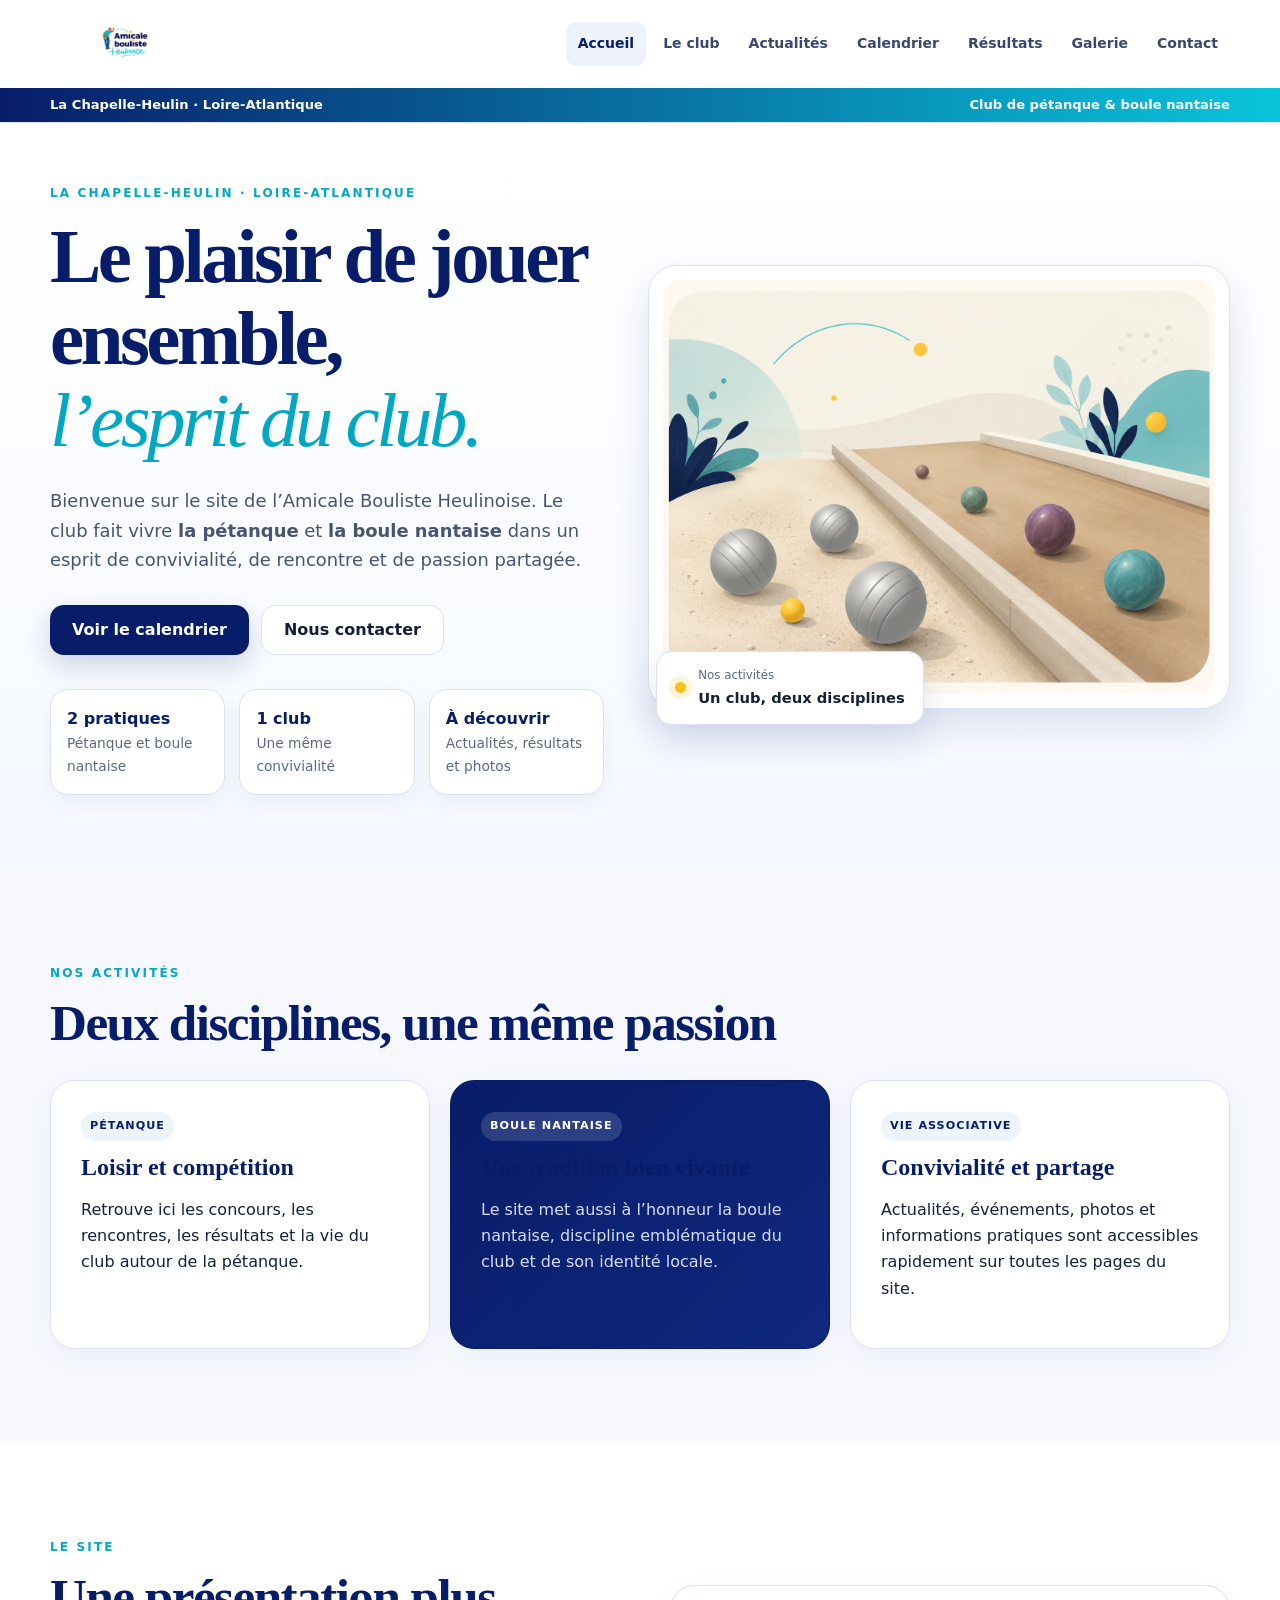
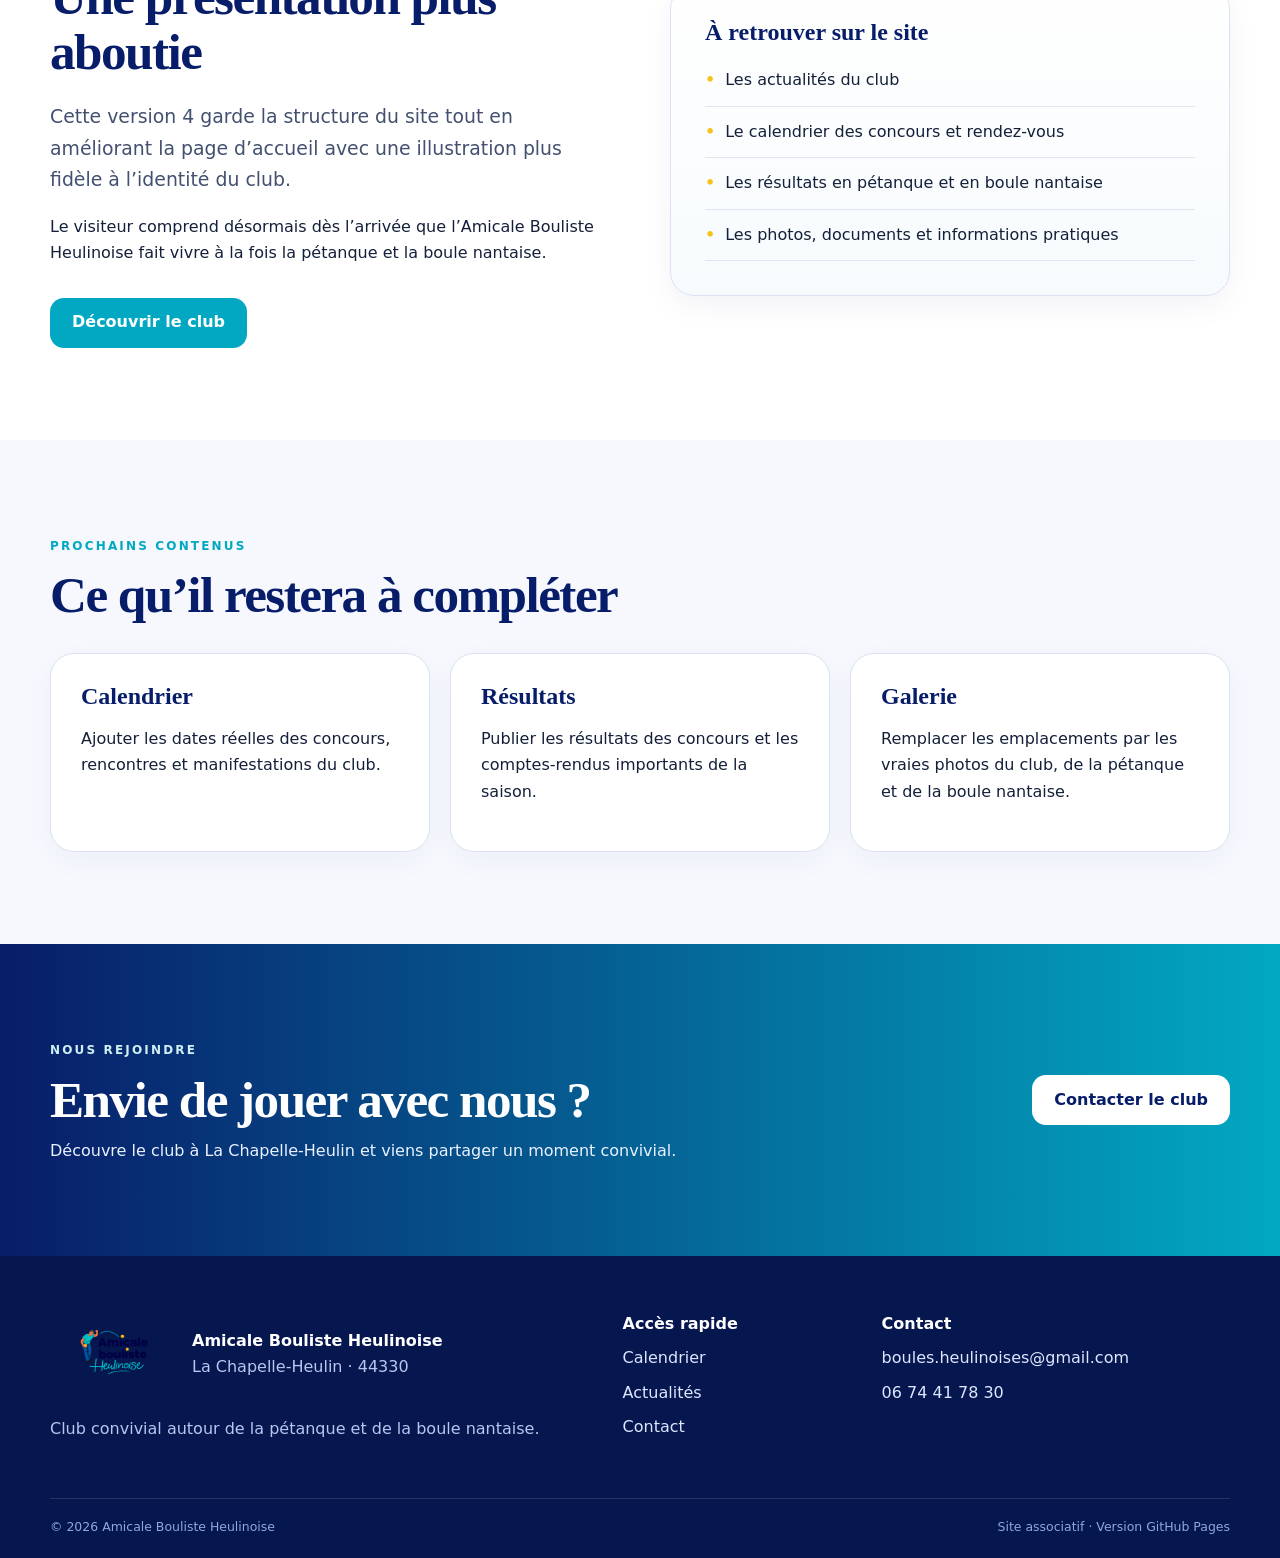
<file: index.html>
<!doctype html>
<html lang="fr">
<head>
  <meta charset="utf-8">
  <meta name="viewport" content="width=device-width, initial-scale=1">
  <meta name="theme-color" content="#081d69">
  <meta name="description" content="Site officiel de l'Amicale Bouliste Heulinoise à La Chapelle-Heulin. Club de pétanque et de boule nantaise.">
  <title>Accueil · Amicale Bouliste Heulinoise</title>
  <link rel="icon" href="assets/logo-club.png" type="image/png">
  <link rel="stylesheet" href="style.css">
</head>
<body>
  <a class="skip-link" href="#contenu">Aller au contenu</a>

  <header class="site-header">
    <div class="container nav-wrap">
      <a class="brand" href="index.html" aria-label="Retour à l'accueil">
        <img src="assets/logo-club.png" alt="Logo de l'Amicale Bouliste Heulinoise">
      </a>

      <button class="menu-toggle" type="button" aria-expanded="false" aria-controls="main-nav">
        <span class="sr-only">Ouvrir le menu</span>
        <span></span><span></span><span></span>
      </button>

      <nav id="main-nav" class="main-nav" aria-label="Navigation principale">
        <a href="index.html" class="active">Accueil</a>
<a href="club.html" class="">Le club</a>
<a href="actualites.html" class="">Actualités</a>
<a href="calendrier.html" class="">Calendrier</a>
<a href="resultats.html" class="">Résultats</a>
<a href="galerie.html" class="">Galerie</a>
<a href="contact.html" class="">Contact</a>
      </nav>
    </div>
    <div class="top-bar">
      <div class="container top-bar-inner">
        <span>La Chapelle-Heulin · Loire-Atlantique</span>
        <span>Club de pétanque & boule nantaise</span>
      </div>
    </div>
  </header>

  <main id="contenu">
    
<section class="hero hero-v4">
  <div class="container hero-grid">
    <div class="hero-copy">
      <span class="eyebrow">La Chapelle-Heulin · Loire-Atlantique</span>
      <h1>Le plaisir de jouer ensemble,<br><em>l’esprit du club.</em></h1>
      <p>Bienvenue sur le site de l’Amicale Bouliste Heulinoise. Le club fait vivre <strong>la pétanque</strong> et <strong>la boule nantaise</strong> dans un esprit de convivialité, de rencontre et de passion partagée.</p>
      <div class="hero-actions">
        <a class="btn btn-primary" href="calendrier.html">Voir le calendrier</a>
        <a class="btn btn-secondary" href="contact.html">Nous contacter</a>
      </div>
      <div class="hero-highlights">
        <div><strong>2 pratiques</strong><span>Pétanque et boule nantaise</span></div>
        <div><strong>1 club</strong><span>Une même convivialité</span></div>
        <div><strong>À découvrir</strong><span>Actualités, résultats et photos</span></div>
      </div>
    </div>

    <div class="hero-visual">
      <div class="hero-photo-card">
        <img src="assets/hero-mix.png" alt="Illustration du club mêlant pétanque et boule nantaise">
      </div>
      <div class="floating-card">
        <span class="dot"></span>
        <div><small>Nos activités</small><strong>Un club, deux disciplines</strong></div>
      </div>
    </div>
  </div>
</section>

<section class="section section-light">
  <div class="container">
    <div class="section-heading">
      <div>
        <span class="eyebrow">Nos activités</span>
        <h2>Deux disciplines, une même passion</h2>
      </div>
    </div>
    <div class="cards three">
      <article class="card">
        <span class="tag">Pétanque</span>
        <h3>Loisir et compétition</h3>
        <p>Retrouve ici les concours, les rencontres, les résultats et la vie du club autour de la pétanque.</p>
      </article>

      <article class="card featured">
        <span class="tag">Boule nantaise</span>
        <h3>Une tradition bien vivante</h3>
        <p>Le site met aussi à l’honneur la boule nantaise, discipline emblématique du club et de son identité locale.</p>
      </article>

      <article class="card">
        <span class="tag">Vie associative</span>
        <h3>Convivialité et partage</h3>
        <p>Actualités, événements, photos et informations pratiques sont accessibles rapidement sur toutes les pages du site.</p>
      </article>
    </div>
  </div>
</section>

<section class="section">
  <div class="container split">
    <div>
      <span class="eyebrow">Le site</span>
      <h2>Une présentation plus aboutie</h2>
      <p class="lead">Cette version 4 garde la structure du site tout en améliorant la page d’accueil avec une illustration plus fidèle à l’identité du club.</p>
      <p>Le visiteur comprend désormais dès l’arrivée que l’Amicale Bouliste Heulinoise fait vivre à la fois la pétanque et la boule nantaise.</p>
      <a class="btn btn-dark" href="club.html">Découvrir le club</a>
    </div>

    <div class="info-panel emphasis">
      <h3>À retrouver sur le site</h3>
      <ul class="clean-list">
        <li>Les actualités du club</li>
        <li>Le calendrier des concours et rendez-vous</li>
        <li>Les résultats en pétanque et en boule nantaise</li>
        <li>Les photos, documents et informations pratiques</li>
      </ul>
    </div>
  </div>
</section>

<section class="section section-light">
  <div class="container">
    <div class="section-heading">
      <div>
        <span class="eyebrow">Prochains contenus</span>
        <h2>Ce qu’il restera à compléter</h2>
      </div>
    </div>
    <div class="cards three">
      <article class="card">
        <h3>Calendrier</h3>
        <p>Ajouter les dates réelles des concours, rencontres et manifestations du club.</p>
      </article>
      <article class="card">
        <h3>Résultats</h3>
        <p>Publier les résultats des concours et les comptes-rendus importants de la saison.</p>
      </article>
      <article class="card">
        <h3>Galerie</h3>
        <p>Remplacer les emplacements par les vraies photos du club, de la pétanque et de la boule nantaise.</p>
      </article>
    </div>
  </div>
</section>

<section class="section cta-section">
  <div class="container cta">
    <div>
      <span class="eyebrow light">Nous rejoindre</span>
      <h2>Envie de jouer avec nous ?</h2>
      <p>Découvre le club à La Chapelle-Heulin et viens partager un moment convivial.</p>
    </div>
    <a class="btn btn-light" href="contact.html">Contacter le club</a>
  </div>
</section>

  </main>

  <footer class="site-footer">
    <div class="container footer-grid">
      <div>
        <div class="footer-brand">
          <img src="assets/logo-club.png" alt="Logo du club">
          <div><strong>Amicale Bouliste Heulinoise</strong><br><span>La Chapelle-Heulin · 44330</span></div>
        </div>
        <p class="muted">Club convivial autour de la pétanque et de la boule nantaise.</p>
      </div>
      <div>
        <strong>Accès rapide</strong>
        <a href="calendrier.html">Calendrier</a>
        <a href="actualites.html">Actualités</a>
        <a href="contact.html">Contact</a>
      </div>
      <div>
        <strong>Contact</strong>
        <a href="mailto:boules.heulinoises@gmail.com">boules.heulinoises@gmail.com</a>
        <a href="tel:+33674417830">06 74 41 78 30</a>
      </div>
    </div>
    <div class="container footer-bottom">
      <span>© <span id="year"></span> Amicale Bouliste Heulinoise</span>
      <span>Site associatif · Version GitHub Pages</span>
    </div>
  </footer>

  <script src="script.js"></script>
</body>
</html>
</file>
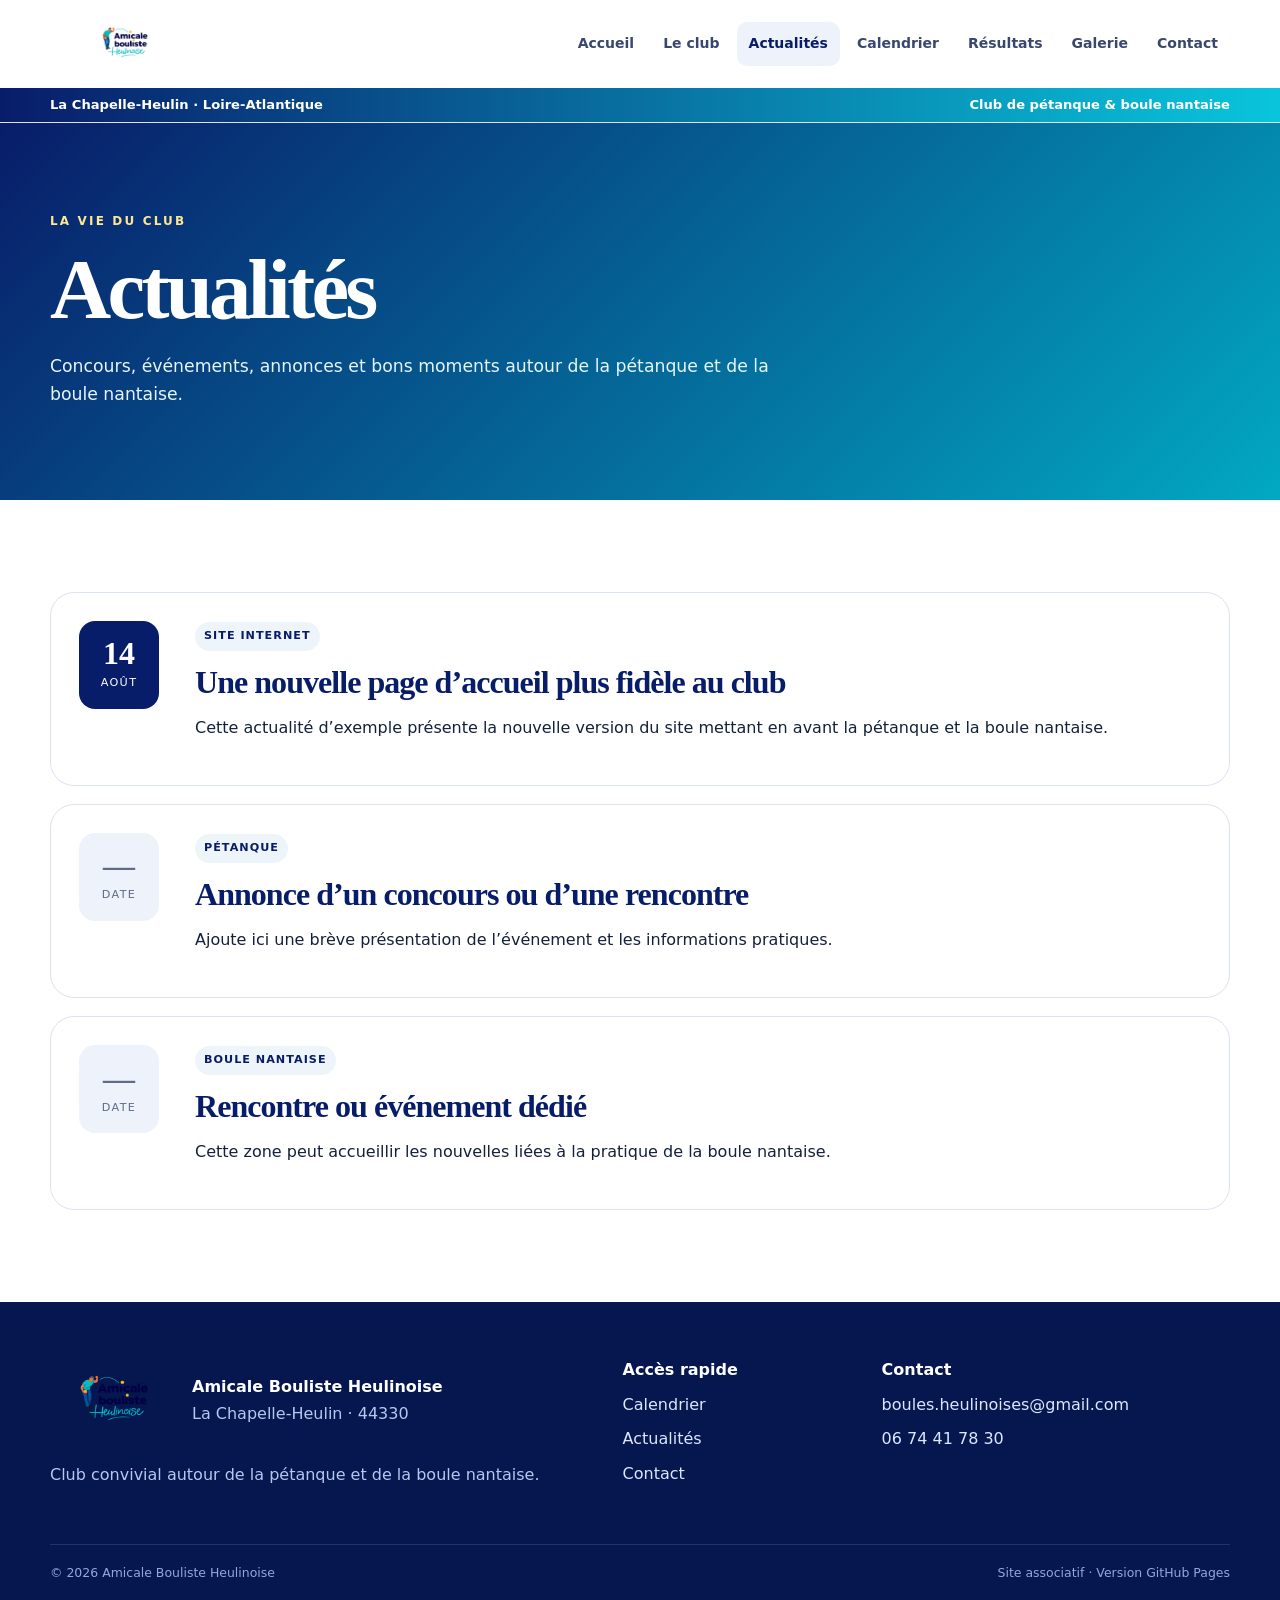
<file: actualites.html>
<!doctype html>
<html lang="fr">
<head>
  <meta charset="utf-8">
  <meta name="viewport" content="width=device-width, initial-scale=1">
  <meta name="theme-color" content="#081d69">
  <meta name="description" content="Site officiel de l'Amicale Bouliste Heulinoise à La Chapelle-Heulin. Club de pétanque et de boule nantaise.">
  <title>Actualités · Amicale Bouliste Heulinoise</title>
  <link rel="icon" href="assets/logo-club.png" type="image/png">
  <link rel="stylesheet" href="style.css">
</head>
<body>
  <a class="skip-link" href="#contenu">Aller au contenu</a>

  <header class="site-header">
    <div class="container nav-wrap">
      <a class="brand" href="index.html" aria-label="Retour à l'accueil">
        <img src="assets/logo-club.png" alt="Logo de l'Amicale Bouliste Heulinoise">
      </a>

      <button class="menu-toggle" type="button" aria-expanded="false" aria-controls="main-nav">
        <span class="sr-only">Ouvrir le menu</span>
        <span></span><span></span><span></span>
      </button>

      <nav id="main-nav" class="main-nav" aria-label="Navigation principale">
        <a href="index.html" class="">Accueil</a>
<a href="club.html" class="">Le club</a>
<a href="actualites.html" class="active">Actualités</a>
<a href="calendrier.html" class="">Calendrier</a>
<a href="resultats.html" class="">Résultats</a>
<a href="galerie.html" class="">Galerie</a>
<a href="contact.html" class="">Contact</a>
      </nav>
    </div>
    <div class="top-bar">
      <div class="container top-bar-inner">
        <span>La Chapelle-Heulin · Loire-Atlantique</span>
        <span>Club de pétanque & boule nantaise</span>
      </div>
    </div>
  </header>

  <main id="contenu">
    
<section class="page-hero"><div class="container"><span class="eyebrow">La vie du club</span><h1>Actualités</h1><p>Concours, événements, annonces et bons moments autour de la pétanque et de la boule nantaise.</p></div></section>
<section class="section"><div class="container">
  <div class="news-list">
    <article class="news-item"><div class="date-box"><strong>14</strong><span>AOÛT</span></div><div><span class="tag">Site internet</span><h2>Une nouvelle page d’accueil plus fidèle au club</h2><p>Cette actualité d’exemple présente la nouvelle version du site mettant en avant la pétanque et la boule nantaise.</p></div></article>
    <article class="news-item"><div class="date-box muted-box"><strong>—</strong><span>DATE</span></div><div><span class="tag">Pétanque</span><h2>Annonce d’un concours ou d’une rencontre</h2><p>Ajoute ici une brève présentation de l’événement et les informations pratiques.</p></div></article>
    <article class="news-item"><div class="date-box muted-box"><strong>—</strong><span>DATE</span></div><div><span class="tag">Boule nantaise</span><h2>Rencontre ou événement dédié</h2><p>Cette zone peut accueillir les nouvelles liées à la pratique de la boule nantaise.</p></div></article>
  </div>
</div></section>

  </main>

  <footer class="site-footer">
    <div class="container footer-grid">
      <div>
        <div class="footer-brand">
          <img src="assets/logo-club.png" alt="Logo du club">
          <div><strong>Amicale Bouliste Heulinoise</strong><br><span>La Chapelle-Heulin · 44330</span></div>
        </div>
        <p class="muted">Club convivial autour de la pétanque et de la boule nantaise.</p>
      </div>
      <div>
        <strong>Accès rapide</strong>
        <a href="calendrier.html">Calendrier</a>
        <a href="actualites.html">Actualités</a>
        <a href="contact.html">Contact</a>
      </div>
      <div>
        <strong>Contact</strong>
        <a href="mailto:boules.heulinoises@gmail.com">boules.heulinoises@gmail.com</a>
        <a href="tel:+33674417830">06 74 41 78 30</a>
      </div>
    </div>
    <div class="container footer-bottom">
      <span>© <span id="year"></span> Amicale Bouliste Heulinoise</span>
      <span>Site associatif · Version GitHub Pages</span>
    </div>
  </footer>

  <script src="script.js"></script>
</body>
</html>
</file>
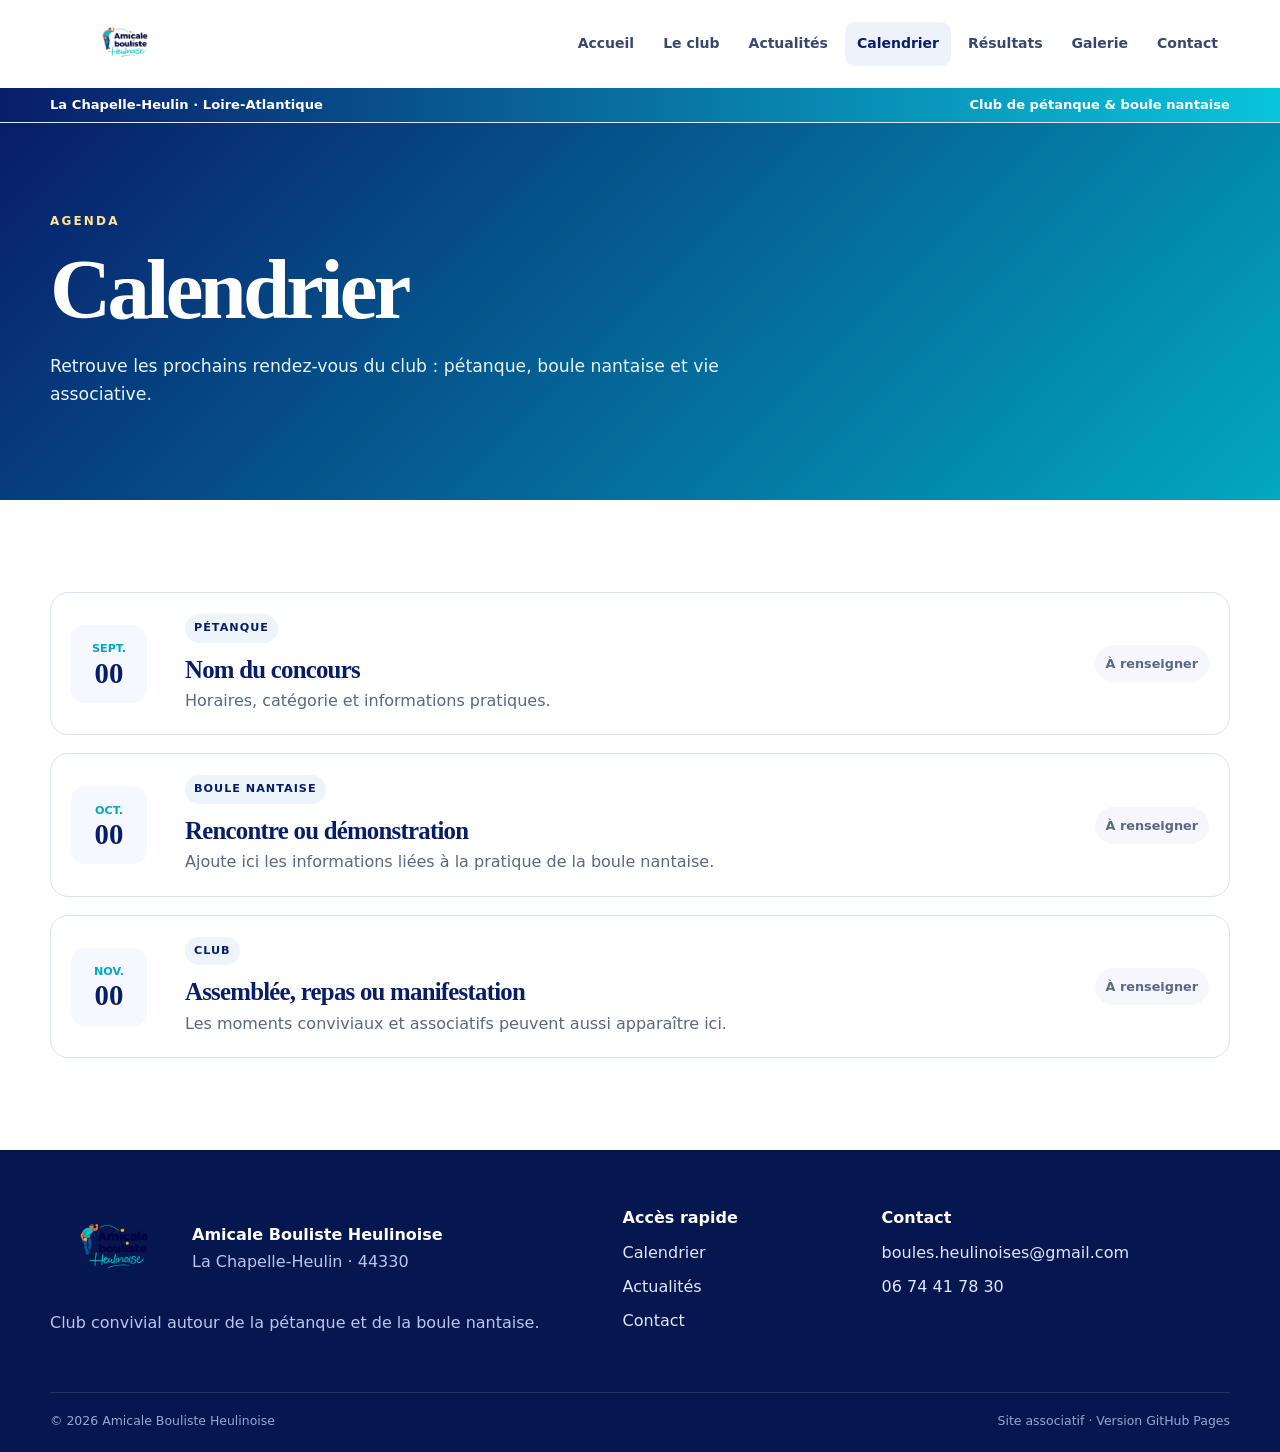
<file: calendrier.html>
<!doctype html>
<html lang="fr">
<head>
  <meta charset="utf-8">
  <meta name="viewport" content="width=device-width, initial-scale=1">
  <meta name="theme-color" content="#081d69">
  <meta name="description" content="Site officiel de l'Amicale Bouliste Heulinoise à La Chapelle-Heulin. Club de pétanque et de boule nantaise.">
  <title>Calendrier · Amicale Bouliste Heulinoise</title>
  <link rel="icon" href="assets/logo-club.png" type="image/png">
  <link rel="stylesheet" href="style.css">
</head>
<body>
  <a class="skip-link" href="#contenu">Aller au contenu</a>

  <header class="site-header">
    <div class="container nav-wrap">
      <a class="brand" href="index.html" aria-label="Retour à l'accueil">
        <img src="assets/logo-club.png" alt="Logo de l'Amicale Bouliste Heulinoise">
      </a>

      <button class="menu-toggle" type="button" aria-expanded="false" aria-controls="main-nav">
        <span class="sr-only">Ouvrir le menu</span>
        <span></span><span></span><span></span>
      </button>

      <nav id="main-nav" class="main-nav" aria-label="Navigation principale">
        <a href="index.html" class="">Accueil</a>
<a href="club.html" class="">Le club</a>
<a href="actualites.html" class="">Actualités</a>
<a href="calendrier.html" class="active">Calendrier</a>
<a href="resultats.html" class="">Résultats</a>
<a href="galerie.html" class="">Galerie</a>
<a href="contact.html" class="">Contact</a>
      </nav>
    </div>
    <div class="top-bar">
      <div class="container top-bar-inner">
        <span>La Chapelle-Heulin · Loire-Atlantique</span>
        <span>Club de pétanque & boule nantaise</span>
      </div>
    </div>
  </header>

  <main id="contenu">
    
<section class="page-hero"><div class="container"><span class="eyebrow">Agenda</span><h1>Calendrier</h1><p>Retrouve les prochains rendez-vous du club : pétanque, boule nantaise et vie associative.</p></div></section>
<section class="section"><div class="container">
  <div class="event-list">
    <article class="event"><div class="event-date"><span>SEPT.</span><strong>00</strong></div><div class="event-body"><span class="tag">Pétanque</span><h2>Nom du concours</h2><p>Horaires, catégorie et informations pratiques.</p></div><span class="event-status">À renseigner</span></article>
    <article class="event"><div class="event-date"><span>OCT.</span><strong>00</strong></div><div class="event-body"><span class="tag">Boule nantaise</span><h2>Rencontre ou démonstration</h2><p>Ajoute ici les informations liées à la pratique de la boule nantaise.</p></div><span class="event-status">À renseigner</span></article>
    <article class="event"><div class="event-date"><span>NOV.</span><strong>00</strong></div><div class="event-body"><span class="tag">Club</span><h2>Assemblée, repas ou manifestation</h2><p>Les moments conviviaux et associatifs peuvent aussi apparaître ici.</p></div><span class="event-status">À renseigner</span></article>
  </div>
</div></section>

  </main>

  <footer class="site-footer">
    <div class="container footer-grid">
      <div>
        <div class="footer-brand">
          <img src="assets/logo-club.png" alt="Logo du club">
          <div><strong>Amicale Bouliste Heulinoise</strong><br><span>La Chapelle-Heulin · 44330</span></div>
        </div>
        <p class="muted">Club convivial autour de la pétanque et de la boule nantaise.</p>
      </div>
      <div>
        <strong>Accès rapide</strong>
        <a href="calendrier.html">Calendrier</a>
        <a href="actualites.html">Actualités</a>
        <a href="contact.html">Contact</a>
      </div>
      <div>
        <strong>Contact</strong>
        <a href="mailto:boules.heulinoises@gmail.com">boules.heulinoises@gmail.com</a>
        <a href="tel:+33674417830">06 74 41 78 30</a>
      </div>
    </div>
    <div class="container footer-bottom">
      <span>© <span id="year"></span> Amicale Bouliste Heulinoise</span>
      <span>Site associatif · Version GitHub Pages</span>
    </div>
  </footer>

  <script src="script.js"></script>
</body>
</html>
</file>
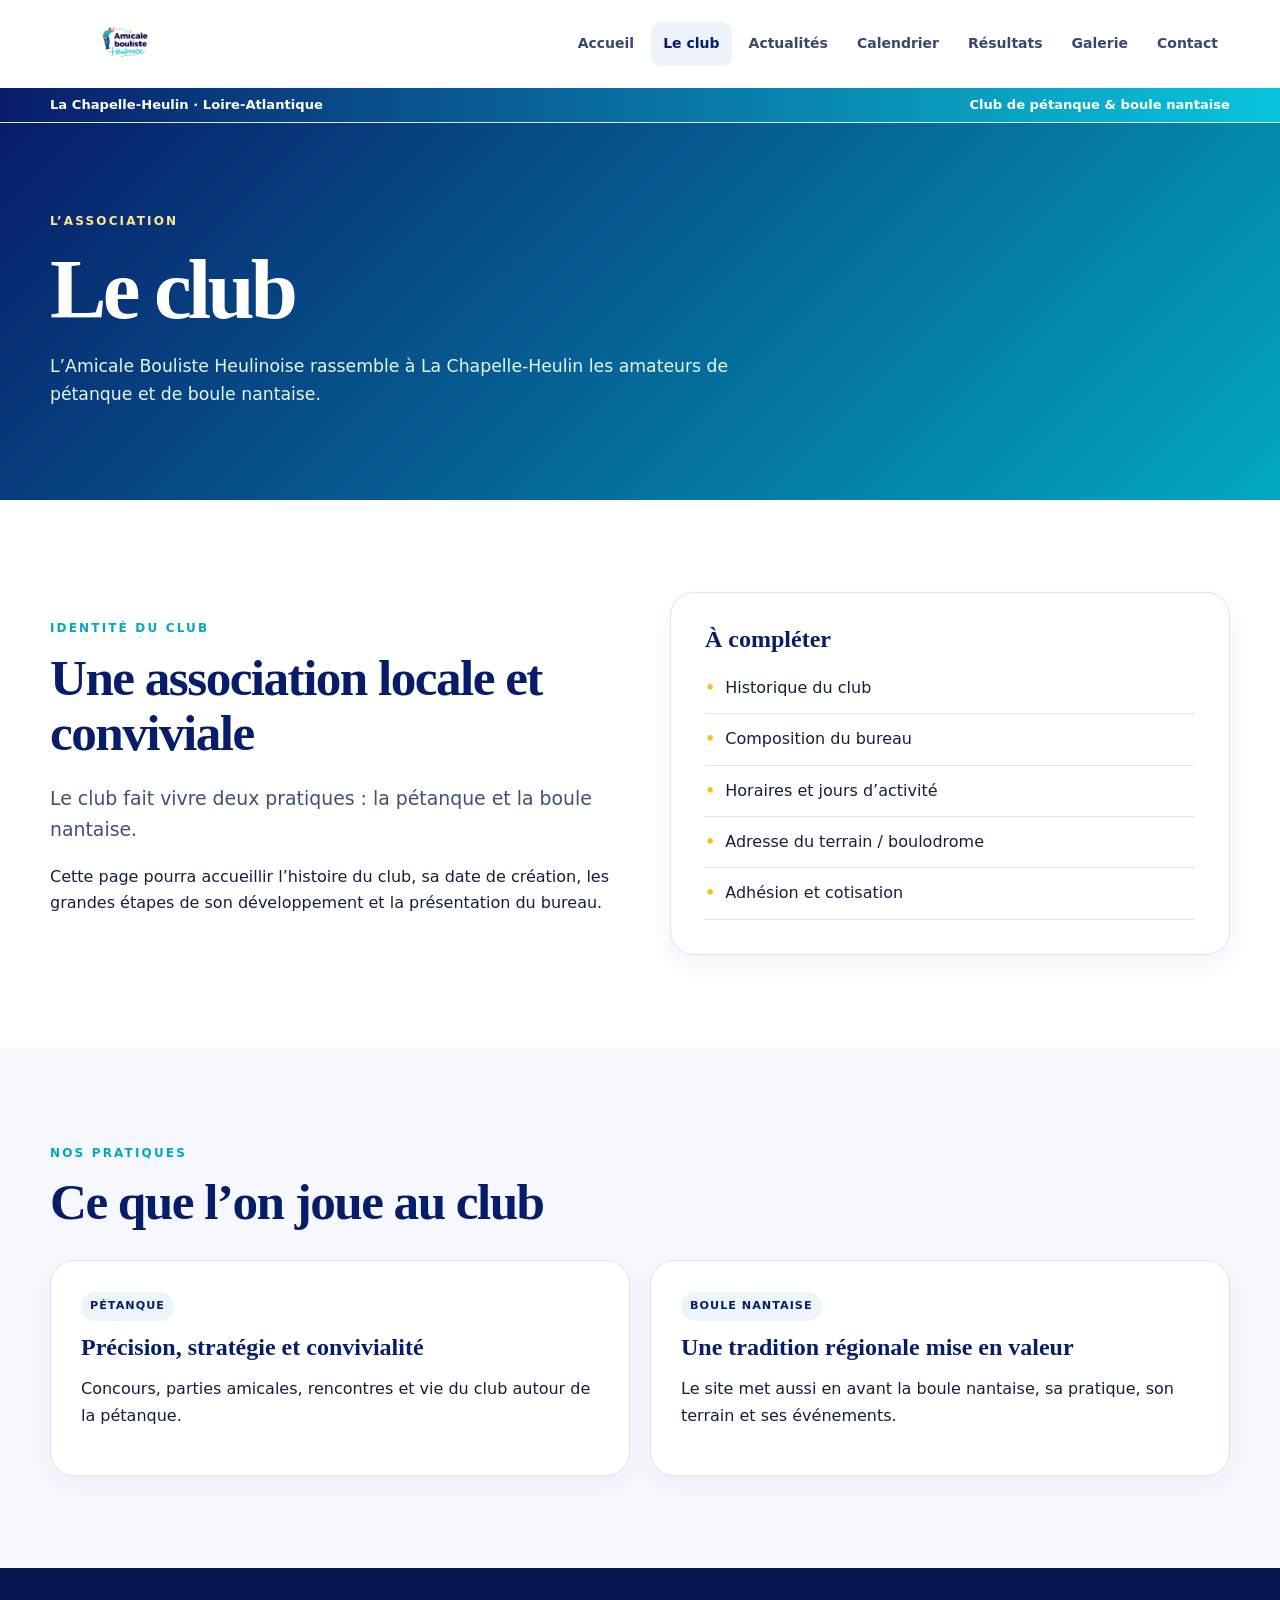
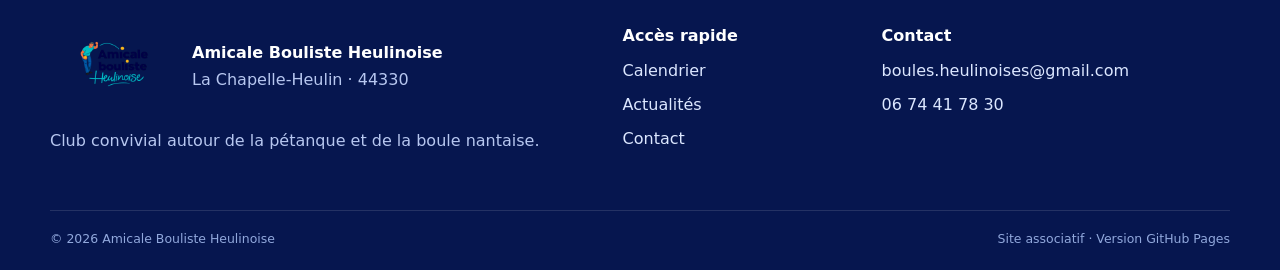
<file: club.html>
<!doctype html>
<html lang="fr">
<head>
  <meta charset="utf-8">
  <meta name="viewport" content="width=device-width, initial-scale=1">
  <meta name="theme-color" content="#081d69">
  <meta name="description" content="Site officiel de l'Amicale Bouliste Heulinoise à La Chapelle-Heulin. Club de pétanque et de boule nantaise.">
  <title>Le club · Amicale Bouliste Heulinoise</title>
  <link rel="icon" href="assets/logo-club.png" type="image/png">
  <link rel="stylesheet" href="style.css">
</head>
<body>
  <a class="skip-link" href="#contenu">Aller au contenu</a>

  <header class="site-header">
    <div class="container nav-wrap">
      <a class="brand" href="index.html" aria-label="Retour à l'accueil">
        <img src="assets/logo-club.png" alt="Logo de l'Amicale Bouliste Heulinoise">
      </a>

      <button class="menu-toggle" type="button" aria-expanded="false" aria-controls="main-nav">
        <span class="sr-only">Ouvrir le menu</span>
        <span></span><span></span><span></span>
      </button>

      <nav id="main-nav" class="main-nav" aria-label="Navigation principale">
        <a href="index.html" class="">Accueil</a>
<a href="club.html" class="active">Le club</a>
<a href="actualites.html" class="">Actualités</a>
<a href="calendrier.html" class="">Calendrier</a>
<a href="resultats.html" class="">Résultats</a>
<a href="galerie.html" class="">Galerie</a>
<a href="contact.html" class="">Contact</a>
      </nav>
    </div>
    <div class="top-bar">
      <div class="container top-bar-inner">
        <span>La Chapelle-Heulin · Loire-Atlantique</span>
        <span>Club de pétanque & boule nantaise</span>
      </div>
    </div>
  </header>

  <main id="contenu">
    
<section class="page-hero"><div class="container"><span class="eyebrow">L’association</span><h1>Le club</h1><p>L’Amicale Bouliste Heulinoise rassemble à La Chapelle-Heulin les amateurs de pétanque et de boule nantaise.</p></div></section>
<section class="section"><div class="container split">
  <div>
    <span class="eyebrow">Identité du club</span>
    <h2>Une association locale et conviviale</h2>
    <p class="lead">Le club fait vivre deux pratiques : la pétanque et la boule nantaise.</p>
    <p>Cette page pourra accueillir l’histoire du club, sa date de création, les grandes étapes de son développement et la présentation du bureau.</p>
  </div>
  <div class="info-panel">
    <h3>À compléter</h3>
    <ul class="clean-list">
      <li>Historique du club</li>
      <li>Composition du bureau</li>
      <li>Horaires et jours d’activité</li>
      <li>Adresse du terrain / boulodrome</li>
      <li>Adhésion et cotisation</li>
    </ul>
  </div>
</div></section>

<section class="section section-light"><div class="container">
  <div class="section-heading"><div><span class="eyebrow">Nos pratiques</span><h2>Ce que l’on joue au club</h2></div></div>
  <div class="cards two">
    <article class="card">
      <span class="tag">Pétanque</span>
      <h3>Précision, stratégie et convivialité</h3>
      <p>Concours, parties amicales, rencontres et vie du club autour de la pétanque.</p>
    </article>
    <article class="card">
      <span class="tag">Boule nantaise</span>
      <h3>Une tradition régionale mise en valeur</h3>
      <p>Le site met aussi en avant la boule nantaise, sa pratique, son terrain et ses événements.</p>
    </article>
  </div>
</div></section>

  </main>

  <footer class="site-footer">
    <div class="container footer-grid">
      <div>
        <div class="footer-brand">
          <img src="assets/logo-club.png" alt="Logo du club">
          <div><strong>Amicale Bouliste Heulinoise</strong><br><span>La Chapelle-Heulin · 44330</span></div>
        </div>
        <p class="muted">Club convivial autour de la pétanque et de la boule nantaise.</p>
      </div>
      <div>
        <strong>Accès rapide</strong>
        <a href="calendrier.html">Calendrier</a>
        <a href="actualites.html">Actualités</a>
        <a href="contact.html">Contact</a>
      </div>
      <div>
        <strong>Contact</strong>
        <a href="mailto:boules.heulinoises@gmail.com">boules.heulinoises@gmail.com</a>
        <a href="tel:+33674417830">06 74 41 78 30</a>
      </div>
    </div>
    <div class="container footer-bottom">
      <span>© <span id="year"></span> Amicale Bouliste Heulinoise</span>
      <span>Site associatif · Version GitHub Pages</span>
    </div>
  </footer>

  <script src="script.js"></script>
</body>
</html>
</file>
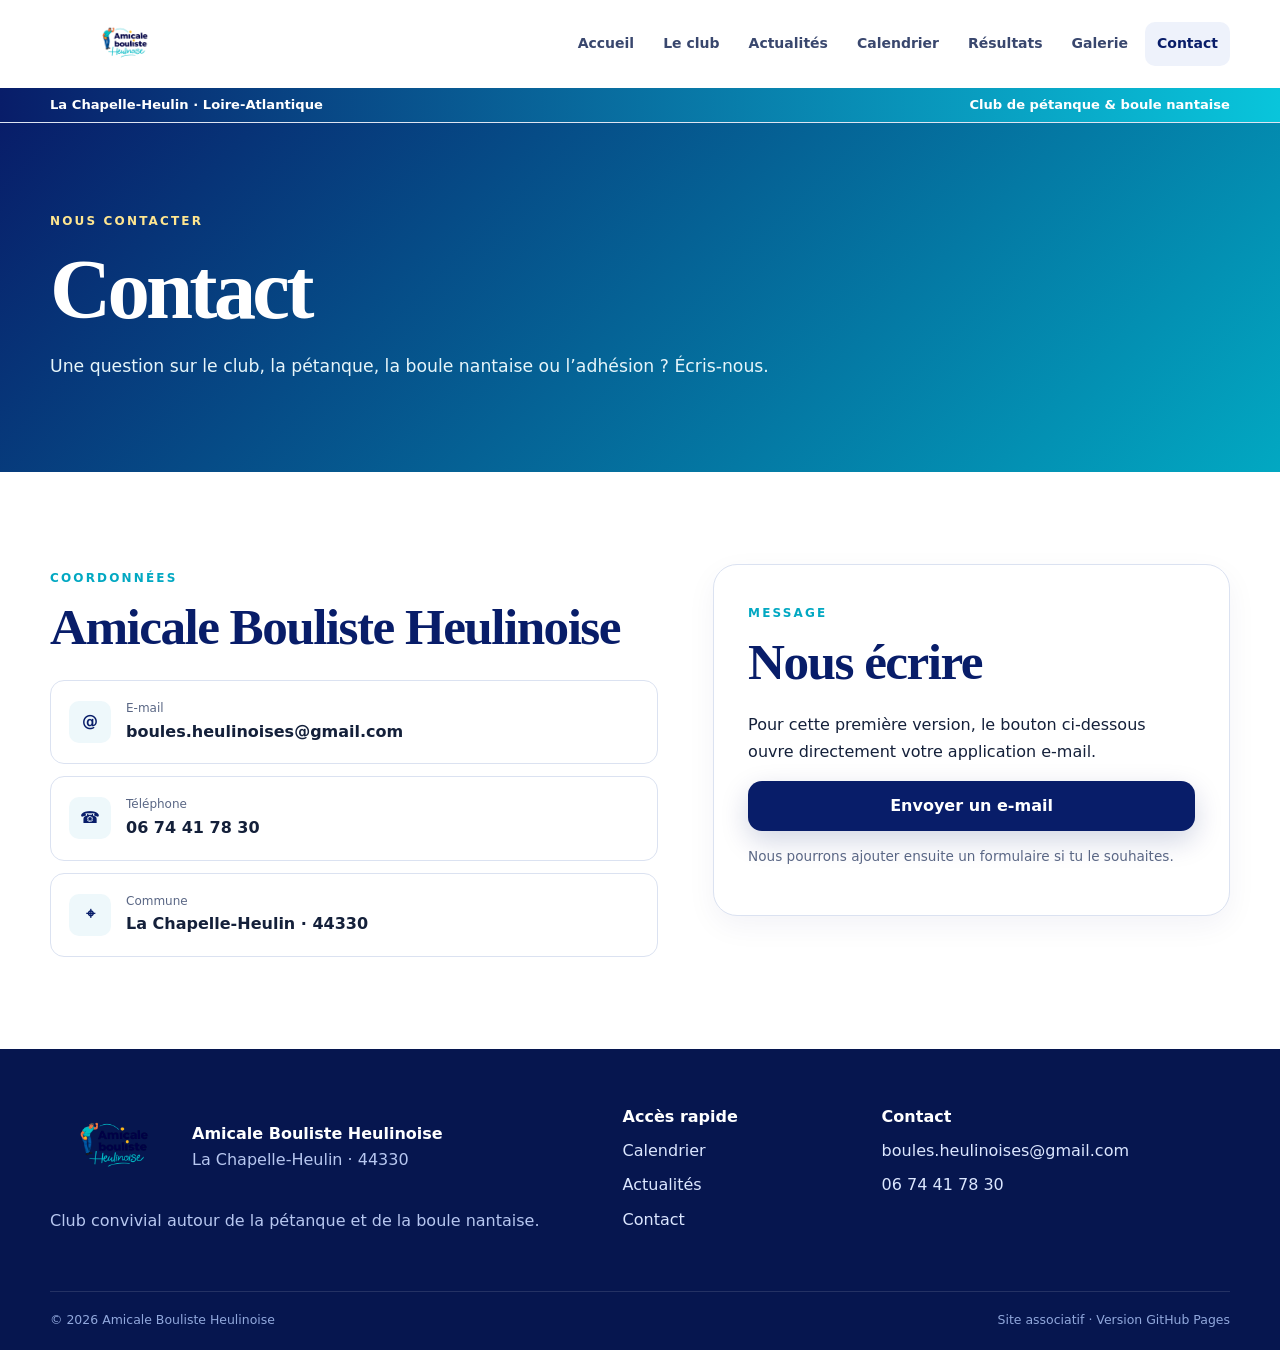
<file: contact.html>
<!doctype html>
<html lang="fr">
<head>
  <meta charset="utf-8">
  <meta name="viewport" content="width=device-width, initial-scale=1">
  <meta name="theme-color" content="#081d69">
  <meta name="description" content="Site officiel de l'Amicale Bouliste Heulinoise à La Chapelle-Heulin. Club de pétanque et de boule nantaise.">
  <title>Contact · Amicale Bouliste Heulinoise</title>
  <link rel="icon" href="assets/logo-club.png" type="image/png">
  <link rel="stylesheet" href="style.css">
</head>
<body>
  <a class="skip-link" href="#contenu">Aller au contenu</a>

  <header class="site-header">
    <div class="container nav-wrap">
      <a class="brand" href="index.html" aria-label="Retour à l'accueil">
        <img src="assets/logo-club.png" alt="Logo de l'Amicale Bouliste Heulinoise">
      </a>

      <button class="menu-toggle" type="button" aria-expanded="false" aria-controls="main-nav">
        <span class="sr-only">Ouvrir le menu</span>
        <span></span><span></span><span></span>
      </button>

      <nav id="main-nav" class="main-nav" aria-label="Navigation principale">
        <a href="index.html" class="">Accueil</a>
<a href="club.html" class="">Le club</a>
<a href="actualites.html" class="">Actualités</a>
<a href="calendrier.html" class="">Calendrier</a>
<a href="resultats.html" class="">Résultats</a>
<a href="galerie.html" class="">Galerie</a>
<a href="contact.html" class="active">Contact</a>
      </nav>
    </div>
    <div class="top-bar">
      <div class="container top-bar-inner">
        <span>La Chapelle-Heulin · Loire-Atlantique</span>
        <span>Club de pétanque & boule nantaise</span>
      </div>
    </div>
  </header>

  <main id="contenu">
    
<section class="page-hero"><div class="container"><span class="eyebrow">Nous contacter</span><h1>Contact</h1><p>Une question sur le club, la pétanque, la boule nantaise ou l’adhésion ? Écris-nous.</p></div></section>
<section class="section"><div class="container contact-grid">
  <div>
    <span class="eyebrow">Coordonnées</span><h2>Amicale Bouliste Heulinoise</h2>
    <div class="contact-cards">
      <a class="contact-card" href="mailto:boules.heulinoises@gmail.com"><span>@</span><div><small>E-mail</small><strong>boules.heulinoises@gmail.com</strong></div></a>
      <a class="contact-card" href="tel:+33674417830"><span>☎</span><div><small>Téléphone</small><strong>06 74 41 78 30</strong></div></a>
      <div class="contact-card"><span>⌖</span><div><small>Commune</small><strong>La Chapelle-Heulin · 44330</strong></div></div>
    </div>
  </div>
  <div class="contact-panel">
    <span class="eyebrow">Message</span><h2>Nous écrire</h2>
    <p>Pour cette première version, le bouton ci-dessous ouvre directement votre application e-mail.</p>
    <a class="btn btn-primary full" href="mailto:boules.heulinoises@gmail.com?subject=Contact%20depuis%20le%20site%20ABH">Envoyer un e-mail</a>
    <p class="small muted">Nous pourrons ajouter ensuite un formulaire si tu le souhaites.</p>
  </div>
</div></section>

  </main>

  <footer class="site-footer">
    <div class="container footer-grid">
      <div>
        <div class="footer-brand">
          <img src="assets/logo-club.png" alt="Logo du club">
          <div><strong>Amicale Bouliste Heulinoise</strong><br><span>La Chapelle-Heulin · 44330</span></div>
        </div>
        <p class="muted">Club convivial autour de la pétanque et de la boule nantaise.</p>
      </div>
      <div>
        <strong>Accès rapide</strong>
        <a href="calendrier.html">Calendrier</a>
        <a href="actualites.html">Actualités</a>
        <a href="contact.html">Contact</a>
      </div>
      <div>
        <strong>Contact</strong>
        <a href="mailto:boules.heulinoises@gmail.com">boules.heulinoises@gmail.com</a>
        <a href="tel:+33674417830">06 74 41 78 30</a>
      </div>
    </div>
    <div class="container footer-bottom">
      <span>© <span id="year"></span> Amicale Bouliste Heulinoise</span>
      <span>Site associatif · Version GitHub Pages</span>
    </div>
  </footer>

  <script src="script.js"></script>
</body>
</html>
</file>
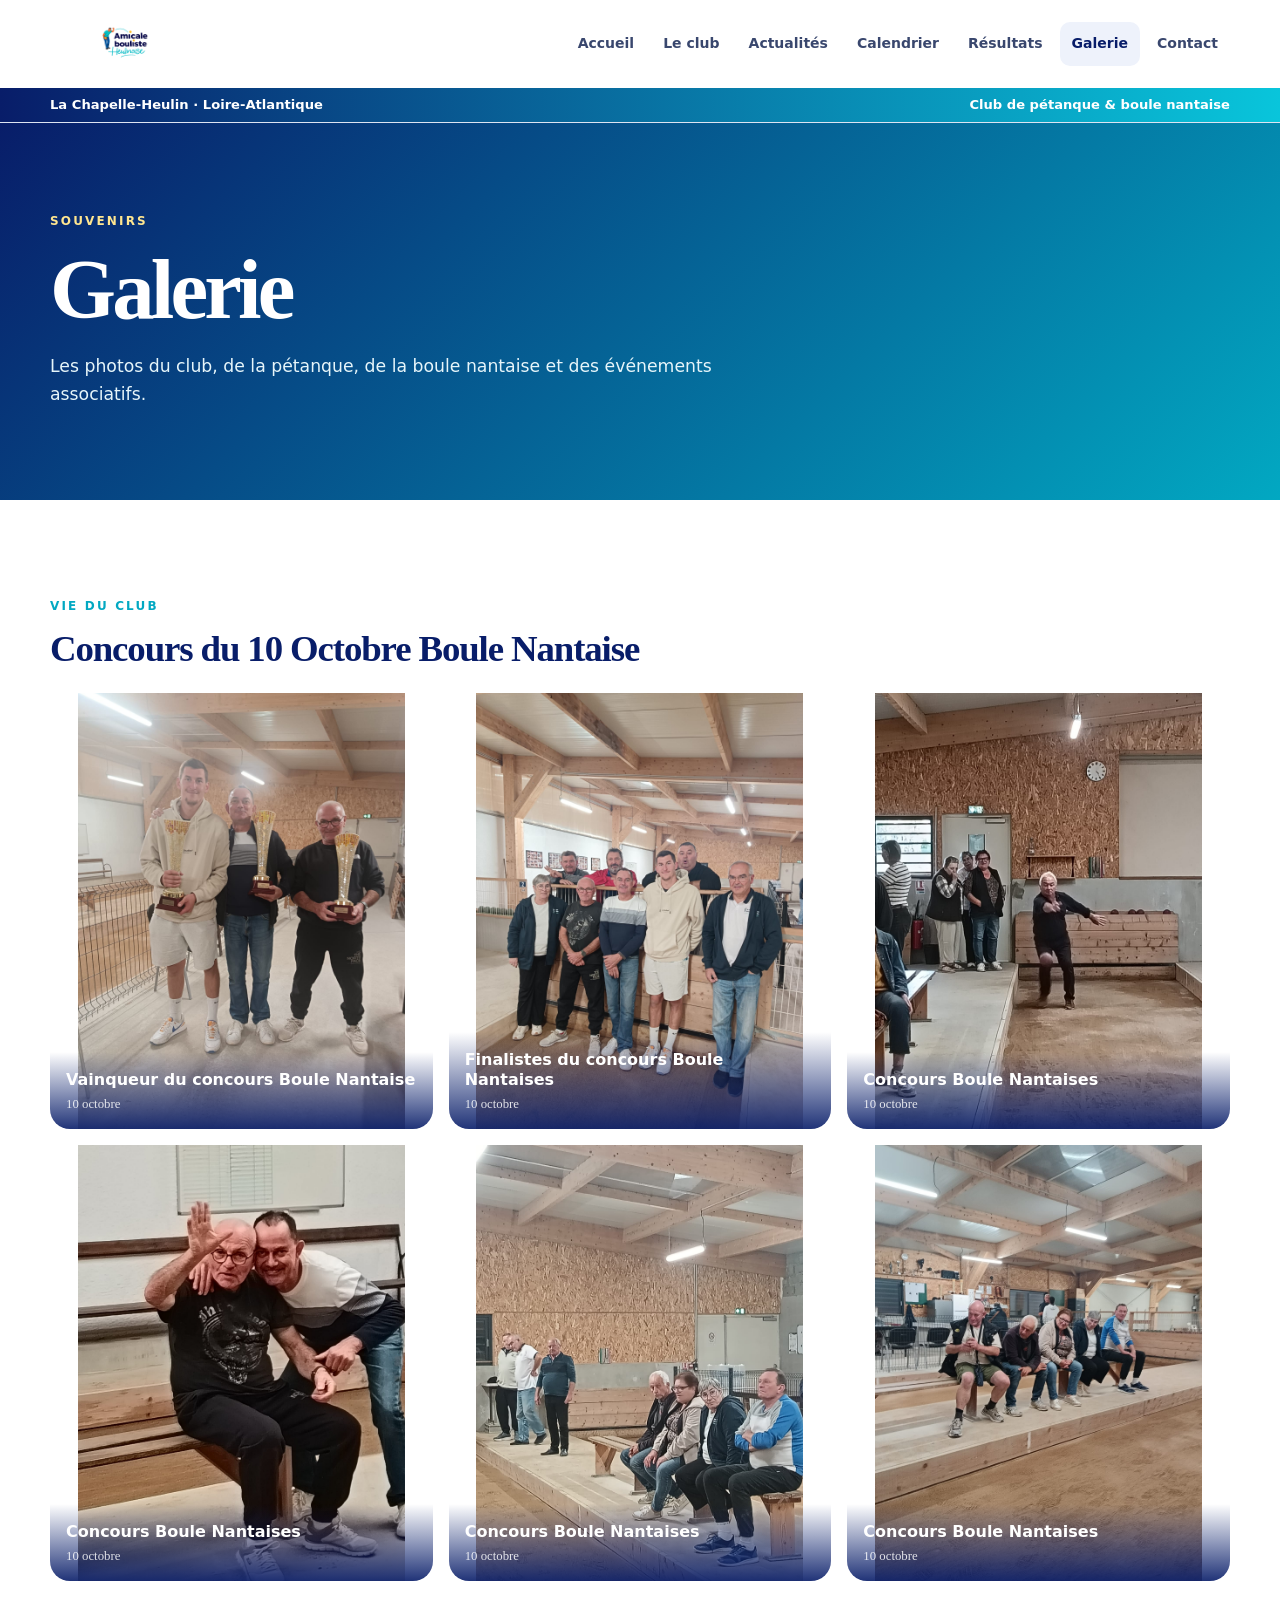
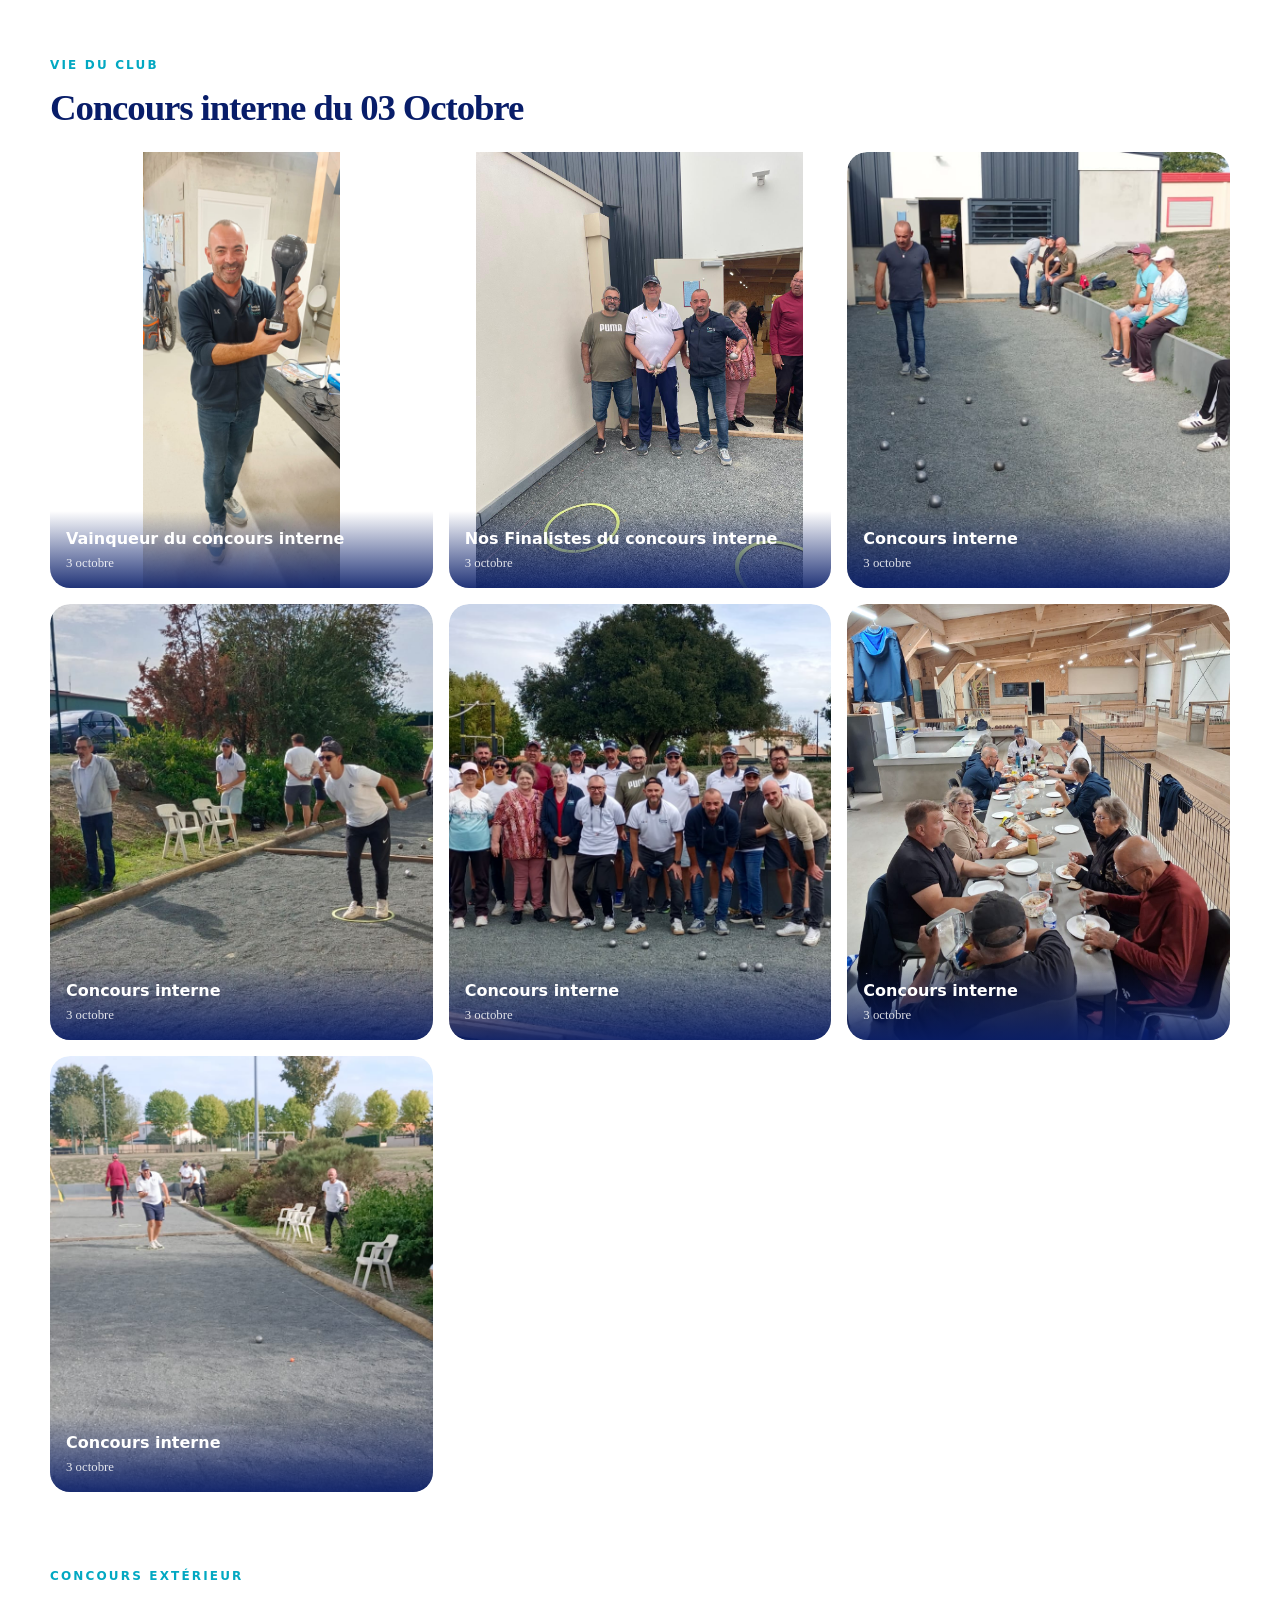
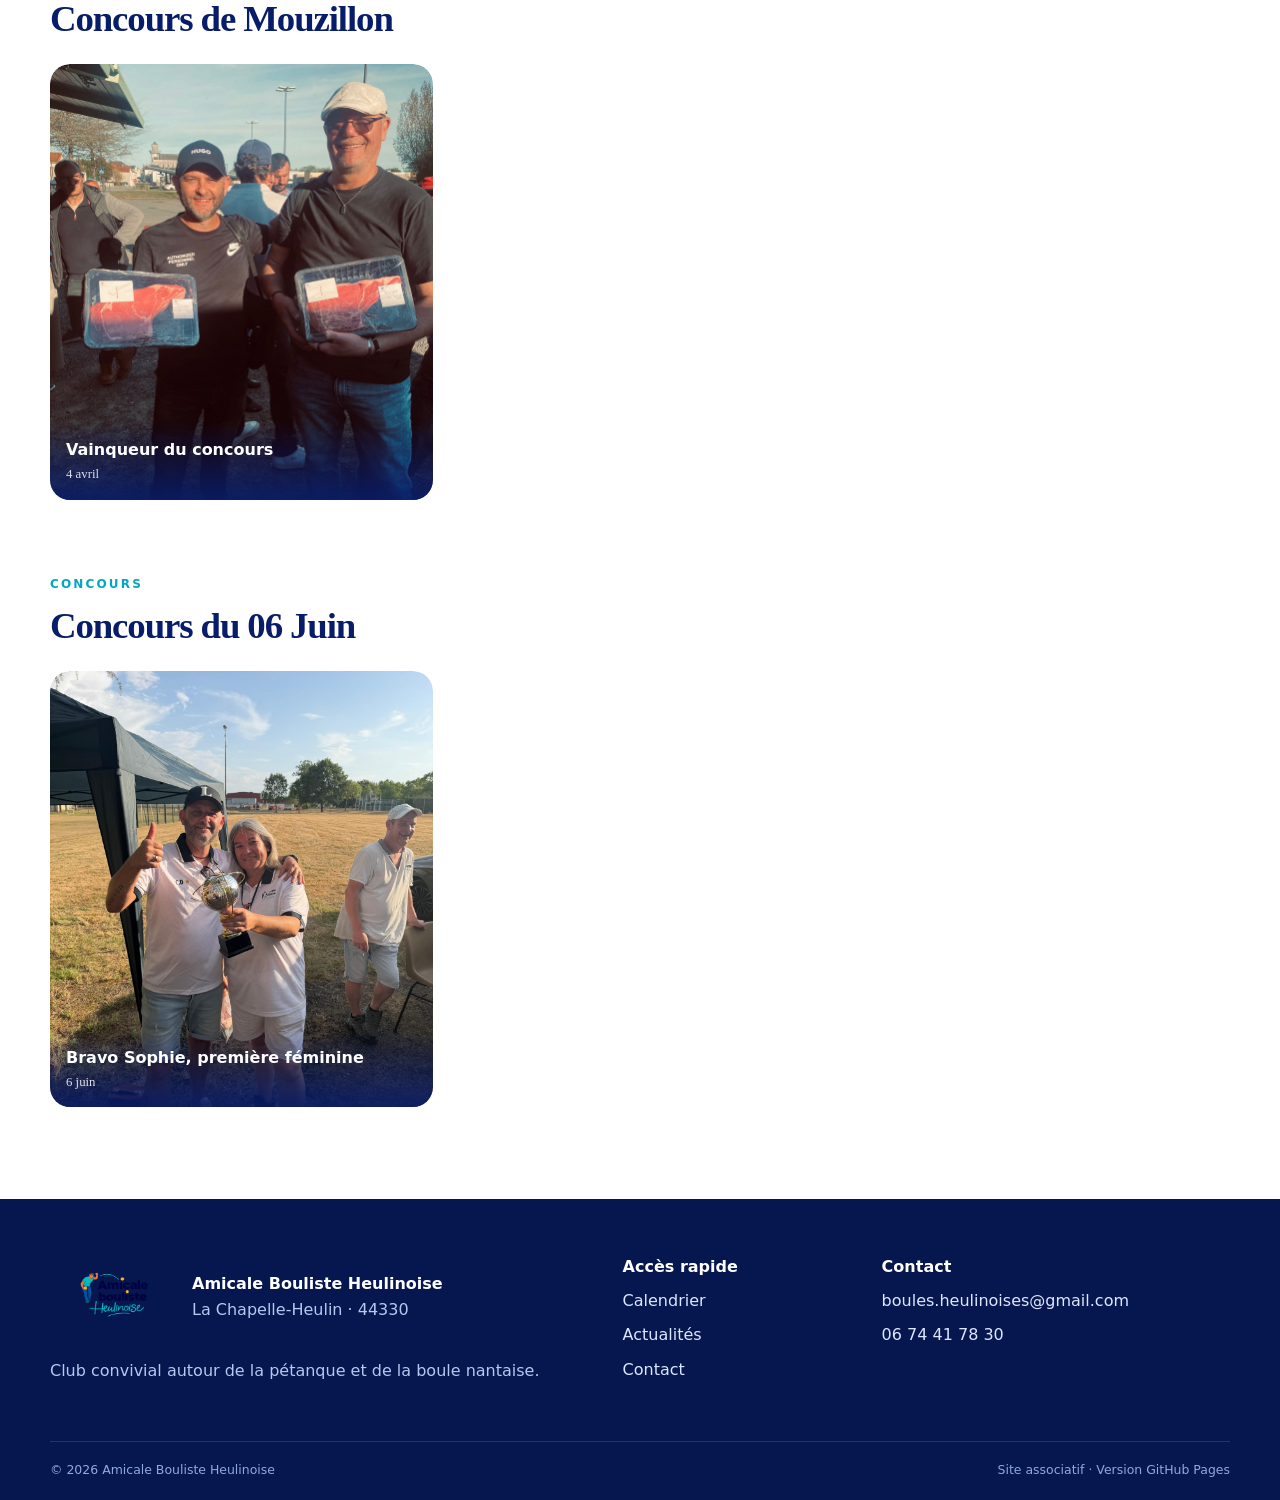
<file: galerie.html>
<!doctype html>
<html lang="fr">
<head>
  <meta charset="utf-8">
  <meta name="viewport" content="width=device-width, initial-scale=1">
  <meta name="theme-color" content="#081d69">
  <meta name="description" content="Site officiel de l'Amicale Bouliste Heulinoise à La Chapelle-Heulin. Club de pétanque et de boule nantaise.">
  <title>Galerie · Amicale Bouliste Heulinoise</title>
  <link rel="icon" href="assets/logo-club.png" type="image/png">
  <link rel="stylesheet" href="style.css">
</head>
<body>
  <a class="skip-link" href="#contenu">Aller au contenu</a>

  <header class="site-header">
    <div class="container nav-wrap">
      <a class="brand" href="index.html" aria-label="Retour à l'accueil">
        <img src="assets/logo-club.png" alt="Logo de l'Amicale Bouliste Heulinoise">
      </a>

      <button class="menu-toggle" type="button" aria-expanded="false" aria-controls="main-nav">
        <span class="sr-only">Ouvrir le menu</span>
        <span></span><span></span><span></span>
      </button>

      <nav id="main-nav" class="main-nav" aria-label="Navigation principale">
        <a href="index.html" class="">Accueil</a>
<a href="club.html" class="">Le club</a>
<a href="actualites.html" class="">Actualités</a>
<a href="calendrier.html" class="">Calendrier</a>
<a href="resultats.html" class="">Résultats</a>
<a href="galerie.html" class="active">Galerie</a>
<a href="contact.html" class="">Contact</a>
      </nav>
    </div>
    <div class="top-bar">
      <div class="container top-bar-inner">
        <span>La Chapelle-Heulin · Loire-Atlantique</span>
        <span>Club de pétanque & boule nantaise</span>
      </div>
    </div>
  </header>

  <main id="contenu">
    
<section class="page-hero"><div class="container"><span class="eyebrow">Souvenirs</span><h1>Galerie</h1><p>Les photos du club, de la pétanque, de la boule nantaise et des événements associatifs.</p></div></section>
  <section class="section">
    <div class="container">

    <!-- CONCOURS INTERNE DU 10 OCTOBRE -->
    <div class="gallery-event">

       <div class="gallery-event-title">
        <span class="eyebrow">Vie du club</span>
        <h2>Concours du 10 Octobre Boule Nantaise</h2>
      </div>

      <div class="gallery-grid">

        <div class="photo-placeholder tall photo-filled photo-contain">
          <img src="assets/photos/concours-10-octobre/Vainqueur-du-10-Octobre.jpg"
               alt="Vainqueur du concours Boule Nantaise">

          <div class="photo-caption">
            <strong>Vainqueur du concours Boule Nantaise</strong>
            <span>10 octobre</span>
          </div>
        </div>

         <div class="photo-placeholder tall photo-filled photo-contain">
          <img src="assets/photos/concours-10-octobre/les-finalistes.jpg"
               alt="Finalistes du concours Boule Nantaise">

          <div class="photo-caption">
            <strong>Finalistes du concours Boule Nantaises</strong>
            <span>10 octobre</span>
          </div>
        </div>

         <div class="photo-placeholder tall photo-filled photo-contain">
          <img src="assets/photos/concours-10-octobre/Concours-du-10-octobre-1.jpg"
               alt="Concours Boule Nantaise du 10 Octobre">

          <div class="photo-caption">
            <strong>Concours Boule Nantaises</strong>
            <span>10 octobre</span>
          </div>
        </div>

        <div class="photo-placeholder tall photo-filled photo-contain">
          <img src="assets/photos/concours-10-octobre/Concours-du-10-octobre-2.jpg"
               alt="Concours Boule Nantaise du 10 Octobre">

          <div class="photo-caption">
            <strong>Concours Boule Nantaises</strong>
            <span>10 octobre</span>
          </div>
        </div>

        <div class="photo-placeholder tall photo-filled photo-contain">
          <img src="assets/photos/concours-10-octobre/Concours-du-10-octobre-3.jpg"
               alt="Concours Boule Nantaise du 10 Octobre">

          <div class="photo-caption">
            <strong>Concours Boule Nantaises</strong>
            <span>10 octobre</span>
          </div>
        </div>

        <div class="photo-placeholder tall photo-filled photo-contain">
          <img src="assets/photos/concours-10-octobre/Concours-du-10-octobre-4.jpg"
               alt="Concours Boule Nantaise du 10 Octobre">

          <div class="photo-caption">
            <strong>Concours Boule Nantaises</strong>
            <span>10 octobre</span>
          </div>
        </div>

  </div>
</div>     
    <!-- CONCOURS INTERNE DU 03 OCTOBRE -->
    <div class="gallery-event">

      <div class="gallery-event-title">
        <span class="eyebrow">Vie du club</span>
        <h2>Concours interne du 03 Octobre</h2>
      </div>

      <div class="gallery-grid">

        <div class="photo-placeholder tall photo-filled photo-contain">
          <img src="assets/photos/concours-interne-03-octobre/Vainqueur-du-3-Octobre.jpg"
               alt="Vainqueur du concours interne du 3 octobre">

          <div class="photo-caption">
            <strong>Vainqueur du concours interne</strong>
            <span>3 octobre</span>
          </div>
        </div>

   <div class="photo-placeholder tall photo-filled photo-contain">
          <img src="assets/photos/concours-interne-03-octobre/Nos-finalistes.jpg"
               alt="Nos Finalistes du concours interne du 3 octobre">

          <div class="photo-caption">
            <strong>Nos Finalistes du concours interne</strong>
            <span>3 octobre</span>
          </div>
        </div>

    <div class="photo-placeholder tall photo-filled">
          <img src="assets/photos/concours-interne-03-octobre/Concour-du-3-Octobre.jpg"
               alt="Concours interne du 3 octobre">

          <div class="photo-caption">
            <strong>Concours interne</strong>
            <span>3 octobre</span>
          </div>
        </div>
        
    <div class="photo-placeholder tall photo-filled">
          <img src="assets/photos/concours-interne-03-octobre/Concours-du-3-octobre-1.jpg"
               alt="Concours interne du 3 octobre">

          <div class="photo-caption">
            <strong>Concours interne</strong>
            <span>3 octobre</span>
          </div>
        </div>

    <div class="photo-placeholder tall photo-filled">
          <img src="assets/photos/concours-interne-03-octobre/Concours-du-3-octobre-2.jpg"
               alt="Concours interne du 3 octobre">

          <div class="photo-caption">
            <strong>Concours interne</strong>
            <span>3 octobre</span>
          </div>
        </div>

    <div class="photo-placeholder tall photo-filled">
          <img src="assets/photos/concours-interne-03-octobre/Concours-du-3-octobre-3.jpg"
               alt="Concours interne du 3 octobre">

          <div class="photo-caption">
            <strong>Concours interne</strong>
            <span>3 octobre</span>
          </div>
        </div>

    <div class="photo-placeholder tall photo-filled">
          <img src="assets/photos/concours-interne-03-octobre/Concours-du-3-octobre-4.jpg"
               alt="Concours interne du 3 octobre">

          <div class="photo-caption">
            <strong>Concours interne</strong>
            <span>3 octobre</span>
          </div>
        </div>
        
 </div>
</div>
    <!-- CONCOURS DE MOUZILLON -->
    <div class="gallery-event">

      <div class="gallery-event-title">
        <span class="eyebrow">Concours extérieur</span>
        <h2>Concours de Mouzillon</h2>
      </div>

      <div class="gallery-grid">

        <div class="photo-placeholder tall photo-filled">
          <img src="assets/photos/Concour-du-04-Avril.jpg"
               alt="Concours de Mouzillon du 4 avril">

          <div class="photo-caption">
            <strong>Vainqueur du concours</strong>
            <span>4 avril</span>
          </div>
        </div>

 </div>
</div>
    <!-- CONCOURS DU 06 JUIN -->
    <div class="gallery-event">

      <div class="gallery-event-title">
        <span class="eyebrow">Concours</span>
        <h2>Concours du 06 Juin</h2>
      </div>

      <div class="gallery-grid">

        <div class="photo-placeholder tall photo-filled">
          <img src="assets/photos/Concour-du-06-Juin.jpg"
               alt="Concours du 6 juin">

          <div class="photo-caption">
            <strong>Bravo Sophie, première féminine</strong>
            <span>6 juin</span>
          </div>
        </div>

 </div>
</div>
        
</div>
</section>

  </main>

  <footer class="site-footer">
    <div class="container footer-grid">
      <div>
        <div class="footer-brand">
          <img src="assets/logo-club.png" alt="Logo du club">
          <div><strong>Amicale Bouliste Heulinoise</strong><br><span>La Chapelle-Heulin · 44330</span></div>
        </div>
        <p class="muted">Club convivial autour de la pétanque et de la boule nantaise.</p>
      </div>
      <div>
        <strong>Accès rapide</strong>
        <a href="calendrier.html">Calendrier</a>
        <a href="actualites.html">Actualités</a>
        <a href="contact.html">Contact</a>
      </div>
      <div>
        <strong>Contact</strong>
        <a href="mailto:boules.heulinoises@gmail.com">boules.heulinoises@gmail.com</a>
        <a href="tel:+33674417830">06 74 41 78 30</a>
      </div>
    </div>
    <div class="container footer-bottom">
      <span>© <span id="year"></span> Amicale Bouliste Heulinoise</span>
      <span>Site associatif · Version GitHub Pages</span>
    </div>
  </footer>

  <script src="script.js"></script>
</body>
</html>
</file>
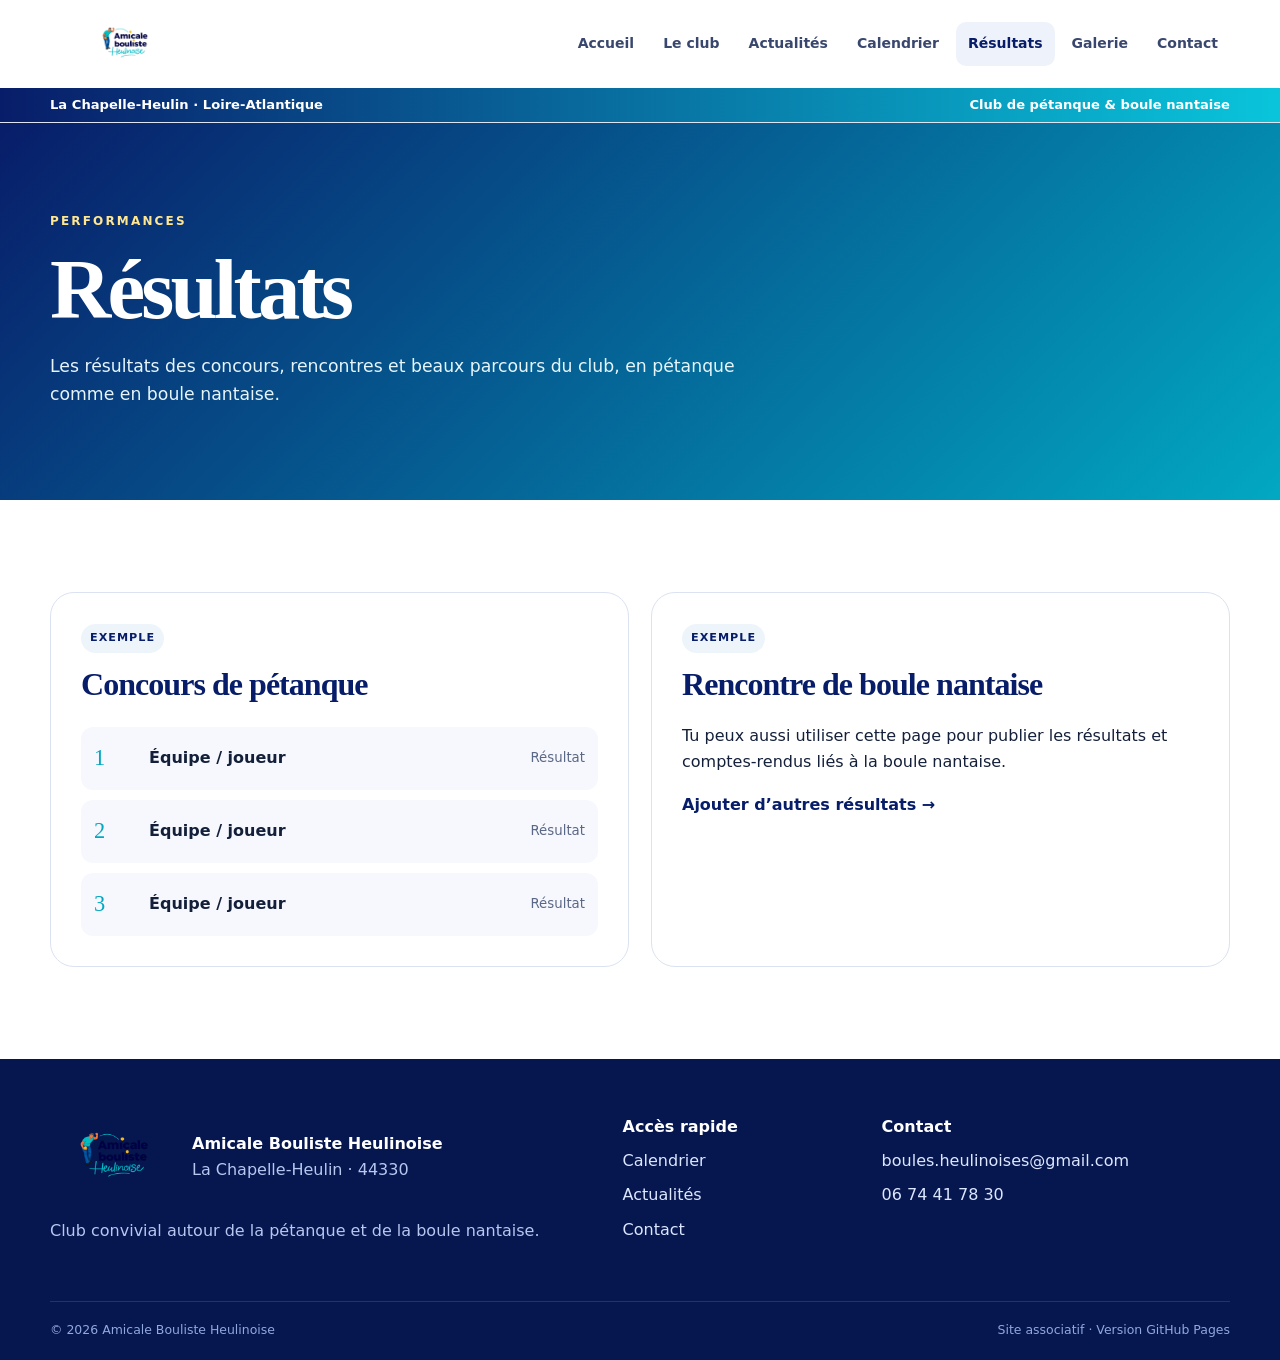
<file: resultats.html>
<!doctype html>
<html lang="fr">
<head>
  <meta charset="utf-8">
  <meta name="viewport" content="width=device-width, initial-scale=1">
  <meta name="theme-color" content="#081d69">
  <meta name="description" content="Site officiel de l'Amicale Bouliste Heulinoise à La Chapelle-Heulin. Club de pétanque et de boule nantaise.">
  <title>Résultats · Amicale Bouliste Heulinoise</title>
  <link rel="icon" href="assets/logo-club.png" type="image/png">
  <link rel="stylesheet" href="style.css">
</head>
<body>
  <a class="skip-link" href="#contenu">Aller au contenu</a>

  <header class="site-header">
    <div class="container nav-wrap">
      <a class="brand" href="index.html" aria-label="Retour à l'accueil">
        <img src="assets/logo-club.png" alt="Logo de l'Amicale Bouliste Heulinoise">
      </a>

      <button class="menu-toggle" type="button" aria-expanded="false" aria-controls="main-nav">
        <span class="sr-only">Ouvrir le menu</span>
        <span></span><span></span><span></span>
      </button>

      <nav id="main-nav" class="main-nav" aria-label="Navigation principale">
        <a href="index.html" class="">Accueil</a>
<a href="club.html" class="">Le club</a>
<a href="actualites.html" class="">Actualités</a>
<a href="calendrier.html" class="">Calendrier</a>
<a href="resultats.html" class="active">Résultats</a>
<a href="galerie.html" class="">Galerie</a>
<a href="contact.html" class="">Contact</a>
      </nav>
    </div>
    <div class="top-bar">
      <div class="container top-bar-inner">
        <span>La Chapelle-Heulin · Loire-Atlantique</span>
        <span>Club de pétanque & boule nantaise</span>
      </div>
    </div>
  </header>

  <main id="contenu">
    
<section class="page-hero"><div class="container"><span class="eyebrow">Performances</span><h1>Résultats</h1><p>Les résultats des concours, rencontres et beaux parcours du club, en pétanque comme en boule nantaise.</p></div></section>
<section class="section"><div class="container">
  <div class="results-grid">
    <article class="result-card">
      <span class="tag">Exemple</span>
      <h2>Concours de pétanque</h2>
      <div class="podium">
        <div><span>1</span><strong>Équipe / joueur</strong><small>Résultat</small></div>
        <div><span>2</span><strong>Équipe / joueur</strong><small>Résultat</small></div>
        <div><span>3</span><strong>Équipe / joueur</strong><small>Résultat</small></div>
      </div>
    </article>
    <article class="result-card">
      <span class="tag">Exemple</span>
      <h2>Rencontre de boule nantaise</h2>
      <p>Tu peux aussi utiliser cette page pour publier les résultats et comptes-rendus liés à la boule nantaise.</p>
      <a class="text-link" href="#">Ajouter d’autres résultats →</a>
    </article>
  </div>
</div></section>

  </main>

  <footer class="site-footer">
    <div class="container footer-grid">
      <div>
        <div class="footer-brand">
          <img src="assets/logo-club.png" alt="Logo du club">
          <div><strong>Amicale Bouliste Heulinoise</strong><br><span>La Chapelle-Heulin · 44330</span></div>
        </div>
        <p class="muted">Club convivial autour de la pétanque et de la boule nantaise.</p>
      </div>
      <div>
        <strong>Accès rapide</strong>
        <a href="calendrier.html">Calendrier</a>
        <a href="actualites.html">Actualités</a>
        <a href="contact.html">Contact</a>
      </div>
      <div>
        <strong>Contact</strong>
        <a href="mailto:boules.heulinoises@gmail.com">boules.heulinoises@gmail.com</a>
        <a href="tel:+33674417830">06 74 41 78 30</a>
      </div>
    </div>
    <div class="container footer-bottom">
      <span>© <span id="year"></span> Amicale Bouliste Heulinoise</span>
      <span>Site associatif · Version GitHub Pages</span>
    </div>
  </footer>

  <script src="script.js"></script>
</body>
</html>
</file>
<file: style.css>
:root{
  --navy:#081d69;
  --navy-2:#10287d;
  --aqua:#09c5db;
  --aqua-2:#02a8c2;
  --gold:#f5c21c;
  --cream:#f7f8fc;
  --paper:#ffffff;
  --ink:#14203a;
  --muted:#5a6785;
  --line:#dbe2f1;
  --shadow:0 16px 40px rgba(8,29,105,.12);
  --radius:24px;
  --max:1180px;
}
*{box-sizing:border-box}
html{scroll-behavior:smooth}
body{margin:0;font-family:Inter,ui-sans-serif,system-ui,-apple-system,BlinkMacSystemFont,"Segoe UI",sans-serif;color:var(--ink);background:var(--paper);line-height:1.65}
a{color:inherit;text-decoration:none}
img{max-width:100%;display:block}
code{background:#eef2fb;border-radius:6px;padding:.15rem .4rem}
.container{width:min(calc(100% - 40px),var(--max));margin:auto}
.skip-link{position:fixed;top:12px;left:12px;z-index:200;background:#fff;padding:10px 14px;border-radius:8px;transform:translateY(-150%)}
.skip-link:focus{transform:none}
.sr-only{position:absolute;width:1px;height:1px;padding:0;margin:-1px;overflow:hidden;clip:rect(0,0,0,0);white-space:nowrap;border:0}

.site-header{position:sticky;top:0;z-index:100;background:rgba(255,255,255,.94);backdrop-filter:blur(14px);border-bottom:1px solid rgba(219,226,241,.9)}
.nav-wrap{min-height:88px;display:flex;align-items:center;justify-content:space-between;gap:24px}
.brand{display:flex;align-items:center;gap:14px;min-width:0}
.brand img{width:150px;height:auto;max-height:58px;object-fit:contain}
.brand-text{display:none}
.main-nav{display:flex;align-items:center;gap:5px}
.main-nav a{padding:10px 12px;border-radius:10px;font-size:14px;font-weight:700;color:#39476e}
.main-nav a:hover,.main-nav a.active{background:#eef2fb;color:var(--navy)}
.menu-toggle{display:none;border:0;background:none;padding:10px;cursor:pointer}
.menu-toggle span:not(.sr-only){display:block;width:25px;height:2px;background:var(--navy);margin:5px;border-radius:99px}
.top-bar{background:linear-gradient(90deg,var(--navy),var(--aqua));color:#fff}
.top-bar-inner{min-height:34px;display:flex;justify-content:space-between;align-items:center;gap:16px;font-size:.82rem;font-weight:700}

.hero{background:linear-gradient(180deg,#fff 0%,#f5f9ff 100%);overflow:hidden}
.hero-grid{min-height:680px;display:grid;grid-template-columns:1fr 1.05fr;align-items:center;gap:44px;padding-top:56px;padding-bottom:72px}
.eyebrow{display:inline-block;color:var(--aqua-2);font-size:12px;font-weight:900;text-transform:uppercase;letter-spacing:.18em;margin-bottom:12px}
.eyebrow.light{color:#cfeff4}
h1,h2,h3{font-family:Georgia,"Times New Roman",serif;line-height:1.07;margin-top:0}
h1{font-size:clamp(3rem,6vw,5.4rem);letter-spacing:-.045em;margin-bottom:24px;color:var(--navy)}
h1 em{color:var(--aqua-2);font-weight:normal}
h2{font-size:clamp(2rem,4vw,3.4rem);letter-spacing:-.03em;margin-bottom:22px;color:var(--navy)}
h3{font-size:1.5rem;margin-bottom:10px;color:var(--navy)}
.hero-copy>p{font-size:1.12rem;max-width:620px;color:#475472;margin-bottom:30px}
.hero-actions{display:flex;gap:12px;flex-wrap:wrap}
.btn{display:inline-flex;align-items:center;justify-content:center;min-height:50px;padding:0 22px;border-radius:14px;font-weight:800;transition:.2s ease}
.btn:hover{transform:translateY(-2px)}
.btn-primary{background:var(--navy);color:#fff;box-shadow:0 10px 28px rgba(8,29,105,.18)}
.btn-secondary{background:#fff;border:1px solid var(--line)}
.btn-dark{background:var(--aqua-2);color:#fff;margin-top:15px}
.btn-light{background:#fff;color:var(--navy)}
.btn.full{width:100%}
.hero-highlights{display:grid;grid-template-columns:repeat(3,1fr);gap:14px;margin-top:34px}
.hero-highlights div{background:#fff;border:1px solid var(--line);border-radius:18px;padding:16px 16px;box-shadow:0 8px 22px rgba(8,29,105,.05)}
.hero-highlights strong{display:block;color:var(--navy);font-size:1rem}
.hero-highlights span{display:block;color:var(--muted);font-size:.86rem}
.hero-visual{position:relative}
.hero-photo-card{background:#fff;padding:14px;border-radius:28px;box-shadow:var(--shadow);border:1px solid var(--line);transform:rotate(1deg)}
.hero-photo-card img{border-radius:18px;width:100%;height:auto}
.floating-card{position:absolute;left:8px;bottom:-16px;background:#fff;border-radius:16px;padding:14px 18px;display:flex;align-items:center;gap:12px;box-shadow:var(--shadow);border:1px solid var(--line);max-width:78%}
.floating-card .dot{width:11px;height:11px;border-radius:50%;background:var(--gold);box-shadow:0 0 0 6px rgba(245,194,28,.17)}
.floating-card small,.floating-card strong{display:block}
.floating-card small{color:var(--muted);font-size:.74rem}
.floating-card strong{font-size:.92rem}

.section{padding:92px 0}
.section-light{background:#f6f8fe}
.section-heading{display:flex;align-items:end;justify-content:space-between;gap:30px;margin-bottom:30px}
.section-heading h2{margin-bottom:0}
.text-link{font-weight:850;color:var(--navy)}
.cards{display:grid;gap:20px}
.cards.three{grid-template-columns:repeat(3,1fr)}
.cards.two{grid-template-columns:repeat(2,1fr)}
.card{background:#fff;border:1px solid var(--line);border-radius:var(--radius);padding:30px;box-shadow:0 8px 30px rgba(8,29,105,.04)}
.card.featured{background:linear-gradient(135deg,var(--navy),var(--navy-2));color:#fff;border-color:var(--navy)}
.card.featured p{color:#d6ddf8}
.tag{display:inline-block;background:#edf5fb;color:var(--navy);padding:5px 9px;border-radius:999px;font-size:.7rem;font-weight:900;text-transform:uppercase;letter-spacing:.09em;margin-bottom:14px}
.featured .tag{background:rgba(255,255,255,.14);color:#fff}
.split{display:grid;grid-template-columns:1fr 1fr;gap:60px;align-items:center}
.lead{font-size:1.18rem;color:#435070}
.info-panel,.contact-panel{background:#fff;border-radius:var(--radius);padding:34px;border:1px solid var(--line);box-shadow:0 10px 30px rgba(8,29,105,.05)}
.info-panel.emphasis{background:linear-gradient(180deg,#ffffff 0%,#f7fbfd 100%)}
.clean-list{list-style:none;padding:0;margin:0}
.clean-list li{padding:12px 0;border-bottom:1px solid #dde6f2}
.clean-list li:before{content:"•";color:var(--gold);font-weight:bold;margin-right:10px}
.cta-section{background:linear-gradient(90deg,var(--navy),var(--aqua-2));color:#fff}
.cta{display:flex;align-items:center;justify-content:space-between;gap:30px}
.cta h2{margin:0 0 10px 0;color:#fff}
.cta p{margin:0;color:#ebf2ff}

.page-hero{background:linear-gradient(135deg,var(--navy),var(--aqua-2));color:#fff;padding:84px 0 74px}
.page-hero h1{font-size:clamp(3.2rem,7vw,5.3rem);margin-bottom:16px;color:#fff}
.page-hero p{color:#e6f5fa;max-width:720px;font-size:1.08rem}
.page-hero .eyebrow{color:#ffe690}
.notice{background:#eef8fb;border:1px solid #d7edf1;color:#244762;border-radius:14px;padding:16px 18px;margin-bottom:28px}
.news-list,.event-list{display:grid;gap:18px}
.news-item{display:grid;grid-template-columns:90px 1fr;gap:26px;padding:28px;border:1px solid var(--line);border-radius:var(--radius);background:#fff}
.news-item h2{font-size:2rem;margin-bottom:10px}
.date-box{width:80px;height:88px;border-radius:16px;background:var(--navy);color:#fff;display:flex;flex-direction:column;align-items:center;justify-content:center}
.date-box strong{font-family:Georgia,serif;font-size:2rem;line-height:1}
.date-box span{font-size:.7rem;letter-spacing:.12em;margin-top:5px}
.muted-box{background:#edf2fb;color:#5f6c86}
.event{display:grid;grid-template-columns:90px 1fr auto;align-items:center;gap:24px;border:1px solid var(--line);border-radius:18px;padding:20px;background:#fff}
.event-date{width:76px;height:78px;border-radius:14px;background:#f5f9ff;display:flex;flex-direction:column;justify-content:center;align-items:center}
.event-date span{font-size:.7rem;font-weight:850;color:var(--aqua-2)}
.event-date strong{font-family:Georgia,serif;font-size:1.8rem;line-height:1;color:var(--navy)}
.event-body h2{font-size:1.55rem;margin-bottom:5px}
.event-body p{margin:0;color:var(--muted)}
.event-status{font-size:.8rem;font-weight:800;color:var(--muted);background:#f5f7fc;padding:8px 11px;border-radius:999px}
.results-grid{display:grid;grid-template-columns:1fr 1fr;gap:22px}
.result-card{border:1px solid var(--line);border-radius:var(--radius);padding:30px;background:#fff}
.result-card h2{font-size:2rem}
.podium{display:grid;gap:10px;margin-top:26px}
.podium>div{display:grid;grid-template-columns:45px 1fr auto;align-items:center;gap:10px;background:#f6f8fe;padding:13px;border-radius:12px}
.podium span{font-family:Georgia,serif;font-size:1.4rem;color:var(--aqua-2)}
.podium small{color:var(--muted)}
.gallery-grid{display:grid;grid-template-columns:repeat(3,1fr);grid-auto-rows:210px;gap:16px}
.photo-placeholder{border-radius:20px;background:linear-gradient(145deg,#eef7fb,#f7f8fc);display:flex;flex-direction:column;align-items:center;justify-content:center;border:1px dashed #a6cfe0;color:var(--navy)}
.photo-placeholder span{font-family:Georgia,serif;font-size:3rem;opacity:.28}
.photo-placeholder small{color:var(--muted)}
.photo-placeholder.tall{grid-row:span 2}
.photo-placeholder.wide{grid-column:span 2}
.contact-grid{display:grid;grid-template-columns:1fr .85fr;gap:55px;align-items:start}
.contact-cards{display:grid;gap:12px;margin-top:25px}
.contact-card{display:flex;align-items:center;gap:15px;padding:18px;border:1px solid var(--line);border-radius:14px;background:#fff}
.contact-card>span{width:42px;height:42px;border-radius:10px;background:#eef8fb;display:grid;place-items:center;font-weight:900;color:var(--navy)}
.contact-card small,.contact-card strong{display:block}
.contact-card small{color:var(--muted);font-size:.75rem}
.small{font-size:.85rem}
.muted{color:var(--muted)}

.site-footer{background:#06164f;color:#fff;padding:55px 0 20px}
.footer-grid{display:grid;grid-template-columns:1.5fr .6fr 1fr;gap:50px}
.footer-brand{display:flex;align-items:center;gap:12px;margin-bottom:18px}
.footer-brand img{width:130px;height:auto;object-fit:contain}
.footer-brand span,.site-footer .muted{color:#b7c7f0}
.footer-grid>div{display:flex;flex-direction:column;gap:8px}
.footer-grid>div:first-child{display:block}
.footer-grid a{color:#dce7ff}
.footer-grid a:hover{color:#ffe690}
.footer-bottom{border-top:1px solid rgba(255,255,255,.12);margin-top:40px;padding-top:18px;display:flex;justify-content:space-between;gap:20px;color:#91a8dc;font-size:.78rem}

@media (max-width:980px){
  .menu-toggle{display:block}
  .main-nav{position:absolute;top:88px;left:0;right:0;background:#fff;border-bottom:1px solid var(--line);padding:12px 20px 20px;display:none;flex-direction:column;align-items:stretch}
  .main-nav.open{display:flex}
  .main-nav a{padding:12px}
  .hero-grid,.split,.contact-grid,.results-grid,.cards.two{grid-template-columns:1fr}
  .cards.three{grid-template-columns:1fr 1fr}
  .hero-grid{padding-top:46px}
  .hero-visual{max-width:650px;margin:auto}
  .footer-grid{grid-template-columns:1fr 1fr}
  .footer-grid>div:first-child{grid-column:1/-1}
}
@media (max-width:740px){
  .container{width:min(calc(100% - 28px),var(--max))}
  .nav-wrap{min-height:80px}
  .main-nav{top:80px}
  .brand img{width:122px;max-height:48px}
  .top-bar-inner{flex-direction:column;justify-content:center;padding:8px 0;font-size:.76rem;text-align:center}
  .hero-grid{grid-template-columns:1fr;gap:28px;padding-top:36px;padding-bottom:52px;min-height:unset}
  h1{font-size:3.5rem}
  h2{font-size:2.35rem}
  .hero-actions .btn{width:100%}
  .hero-highlights{grid-template-columns:1fr}
  .floating-card{position:relative;left:auto;bottom:auto;margin-top:14px;max-width:none}
  .section{padding:64px 0}
  .section-heading{align-items:start;flex-direction:column}
  .cards.three,.gallery-grid{grid-template-columns:1fr}
  .photo-placeholder.tall,.photo-placeholder.wide{grid-row:auto;grid-column:auto}
  .news-item{grid-template-columns:1fr}
  .event{grid-template-columns:68px 1fr}
  .event-date{width:64px;height:68px}
  .event-status{grid-column:2}
  .podium>div{grid-template-columns:36px 1fr}
  .podium small{grid-column:2}
  .footer-grid{grid-template-columns:1fr}
  .footer-grid>div:first-child{grid-column:auto}
  .footer-bottom{flex-direction:column}
}

.photo-label{
  position:absolute;
  top:24px;
  left:24px;
  background:rgba(8,29,105,.92);
  color:#fff;
  padding:8px 12px;
  border-radius:999px;
  font-size:.8rem;
  font-weight:800;
  letter-spacing:.04em;
  box-shadow:0 8px 20px rgba(8,29,105,.18);
}
.hero-photo-card{position:relative}


.hero-v4 .hero-photo-card{transform:none}
.hero-v4 .hero-photo-card img{aspect-ratio: 4 / 3; object-fit: cover}

.photo-placeholder {
  overflow: hidden;
}

.photo-placeholder img {
  width: 100%;
  height: 100%;
  object-fit: contain;
  display: block;
}

.photo-placeholder.photo-filled {
  padding: 0;
  border: none;
  background: none;
  overflow: hidden;
}

.photo-placeholder.photo-filled img {
  width: 100%;
  height: 100%;
  object-fit: cover;
  display: block;
  border-radius: 20px;
}
.photo-placeholder.photo-filled {
  position: relative;
}

.photo-caption {
  position: absolute;
  left: 0;
  right: 0;
  bottom: 0;

  padding: 18px 16px 14px;

  background: linear-gradient(
    transparent,
    rgba(8, 29, 105, 0.90)
  );

  color: white;
  text-align: left;
}

.photo-caption strong {
  display: block;
  font-size: 1rem;
  line-height: 1.25;
}

.photo-caption span {
  display: block;
  margin-top: 4px;
  font-size: 0.8rem;
  opacity: 0.85;
}
.photo-placeholder.photo-filled.photo-contain img {
  object-fit: contain;
  object-position: center center;
}
.gallery-event {
  margin-bottom: 70px;
}

.gallery-event:last-child {
  margin-bottom: 0;
}

.gallery-event-title {
  margin-bottom: 25px;
}

.gallery-event-title h2 {
  margin-bottom: 0;
  font-size: 2.3rem;
}
</file>
